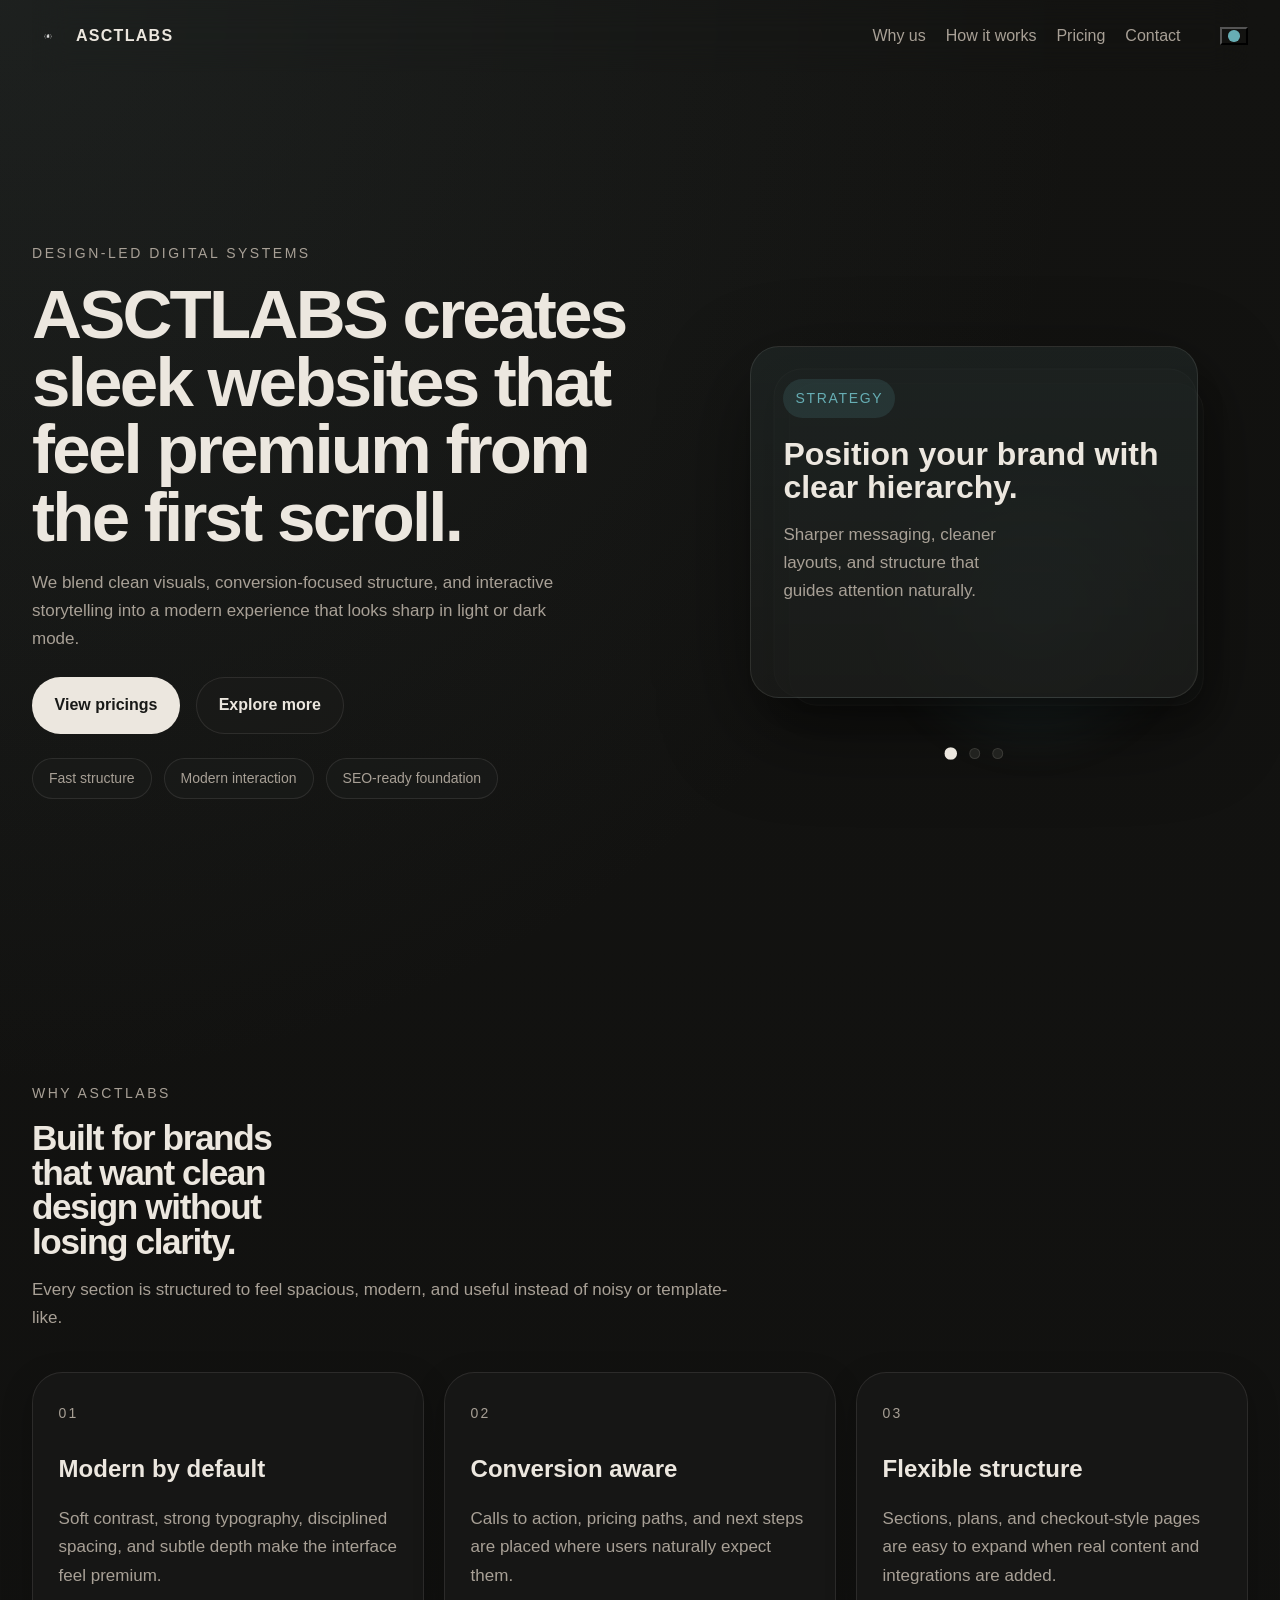
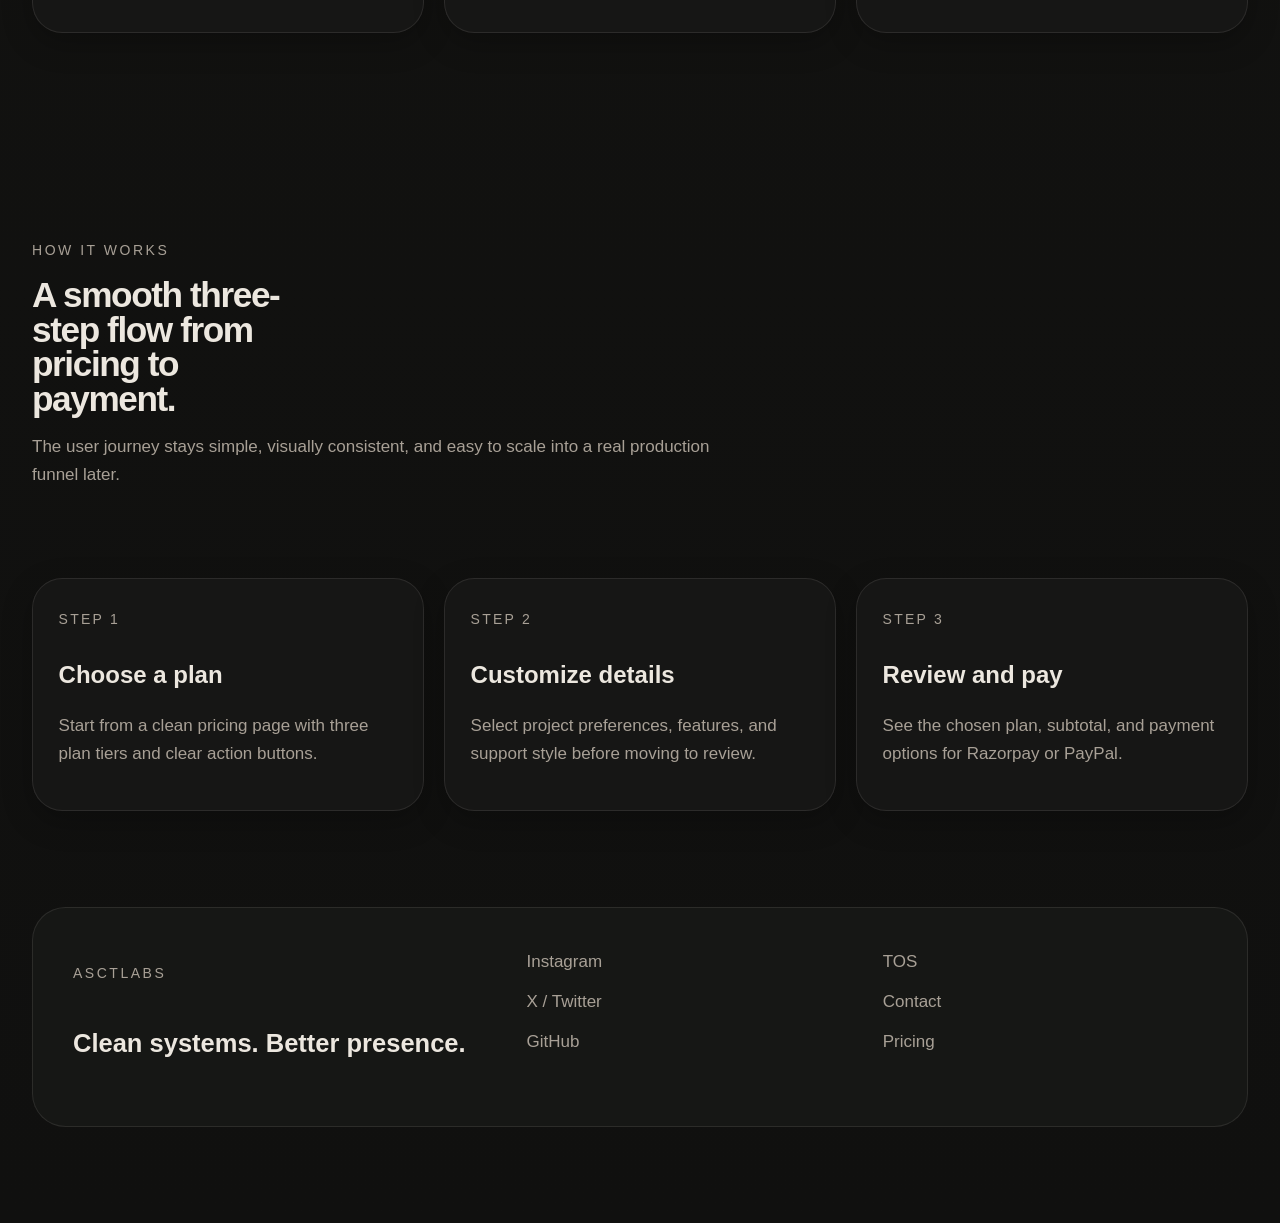
<file: public/index.html>
﻿<!DOCTYPE html>
<html lang="en">
<head>
  <meta charset="UTF-8" />
  <meta name="viewport" content="width=device-width, initial-scale=1.0" />
  <title>ASCTLABS</title>
  <meta name="description" content="ASCTLABS builds modern, conversion-focused digital experiences with sleek design, smooth interaction, and scalable custom workflows." />
  <meta name="theme-color" content="#f7f6f2" />
  <meta property="og:title" content="ASCTLABS” Modern Web Experiences" />
  <meta property="og:description" content="Sleek, SEO-friendly, clean visuals, and smooth product flows." />
  <meta property="og:type" content="website" />
  <link rel="preconnect" href="https://fonts.googleapis.com">
  <link rel="preconnect" href="https://fonts.gstatic.com" crossorigin>
  <link href="https://api.fontshare.com/v2/css?f[]=satoshi@300,400,500,700&f[]=cabinet-grotesk@400,500,700,800&display=swap" rel="stylesheet">
  <link rel="stylesheet" href="style.css" />
  <script src="https://cdn.jsdelivr.net/npm/gsap@3.12.5/dist/gsap.min.js" defer></script>
</head>
<body data-page="home">
  <a class="skip-link" href="#main">Skip to content</a>

  <div class="site-shell">
    

    <header class="topbar">
      <a href="index.html" class="brand" aria-label="ASCTLABS home">
        <img class="brand__logo brand__logo--dark" src="assets/asctoz-logo-dark.png" alt="" /><img class="brand__logo brand__logo--light" src="assets/asctoz-logo-light.png" alt="" />
        <span>ASCTLABS</span>
      </a>
      <button class="menu-toggle" type="button" aria-expanded="false" aria-controls="mainNav" data-menu-toggle><span></span><span></span><span></span></button>
      <nav class="main-nav" id="mainNav" aria-label="Primary navigation">
        <a href="#why-us">Why us</a>
        <a href="#how-it-works">How it works</a>
        <a href="pricing.html">Pricing</a>
        <a href="contact.html">Contact</a>
      </nav>
      <button class="theme-toggle" data-theme-toggle>
        <span class="theme-toggle__dot"></span>
    </button>
    </header>

    <main id="main">
      <section class="hero section" id="hero">
        <div class="container hero__grid">
          <div class="hero__content reveal">
            <p class="eyebrow">Design-led digital systems</p>
            <h1>ASCTLABS creates sleek websites that feel premium from the first scroll.</h1>
            <p class="hero__lead">We blend clean visuals, conversion-focused structure, and interactive storytelling into a modern experience that looks sharp in light or dark mode.</p>
            <div class="hero__actions">
              <a class="btn btn--primary" href="pricing.html">View pricings</a>
              <a class="btn btn--ghost" href="#why-us">Explore more</a>
            </div>
            <ul class="hero__meta" role="list">
              <li>Fast structure</li>
              <li>Modern interaction</li>
              <li>SEO-ready foundation</li>
            </ul>
          </div>

          <div class="hero__visual reveal">
            <div class="hero-glow"></div>
            <div class="cardswap-stage" aria-hidden="true">
              <div class="cardswap-backdrop cardswap-backdrop--one"></div>
              <div class="cardswap-backdrop cardswap-backdrop--two"></div>
              <div class="card-swap-viewer" id="cardSwapViewer">
                <article class="swap-panel is-active stack-card stack-card--primary">
                  <span class="stack-card__tag">Strategy</span>
                  <h3>Position your brand with clear hierarchy.</h3>
                  <p>Sharper messaging, cleaner layouts, and structure that guides attention naturally.</p>
                </article>
                <article class="swap-panel stack-card">
                  <span class="stack-card__tag">Experience</span>
                  <h3>Design interactions that feel smooth.</h3>
                  <p>Micro-animations, layered depth, and polished sections that hold visual rhythm.</p>
                </article>
                <article class="swap-panel stack-card">
                  <span class="stack-card__tag">Delivery</span>
                  <h3>Launch with scalable page flows.</h3>
                  <p>Pricing, customization, and checkout-ready steps designed to feel cohesive.</p>
                </article>
              </div>
              <div class="swap-dots" id="swapDots">
                <button class="swap-dots__dot is-active" type="button" aria-label="Show card 1"></button>
                <button class="swap-dots__dot" type="button" aria-label="Show card 2"></button>
                <button class="swap-dots__dot" type="button" aria-label="Show card 3"></button>
              </div>
            </div>
          </div>
        </div>
      </section>

      <section class="section" id="why-us">
        <div class="container">
          <div class="section-heading reveal">
            <p class="eyebrow">Why ASCTLABS</p>
            <h2>Built for brands that want clean design without losing clarity.</h2>
            <p>Every section is structured to feel spacious, modern, and useful instead of noisy or template-like.</p>
          </div>
          <div class="feature-grid">
            <article class="feature-card reveal">
              <span class="feature-card__index">01</span>
              <h3>Modern by default</h3>
              <p>Soft contrast, strong typography, disciplined spacing, and subtle depth make the interface feel premium.</p>
            </article>
            <article class="feature-card reveal">
              <span class="feature-card__index">02</span>
              <h3>Conversion aware</h3>
              <p>Calls to action, pricing paths, and next steps are placed where users naturally expect them.</p>
            </article>
            <article class="feature-card reveal">
              <span class="feature-card__index">03</span>
              <h3>Flexible structure</h3>
              <p>Sections, plans, and checkout-style pages are easy to expand when real content and integrations are added.</p>
            </article>
          </div>
        </div>
      </section>

      <section class="section" id="how-it-works">
        <div class="container process-grid">
          <div class="section-heading reveal">
            <p class="eyebrow">How it works</p>
            <h2>A smooth three-step flow from pricing to payment.</h2>
            <p>The user journey stays simple, visually consistent, and easy to scale into a real production funnel later.</p>
          </div>
          <div class="process-list">
            <article class="process-card reveal">
              <span>Step 1</span>
              <h3>Choose a plan</h3>
              <p>Start from a clean pricing page with three plan tiers and clear action buttons.</p>
            </article>
            <article class="process-card reveal">
              <span>Step 2</span>
              <h3>Customize details</h3>
              <p>Select project preferences, features, and support style before moving to review.</p>
            </article>
            <article class="process-card reveal">
              <span>Step 3</span>
              <h3>Review and pay</h3>
              <p>See the chosen plan, subtotal, and payment options for Razorpay or PayPal.</p>
            </article>
          </div>
        </div>
      </section>
    </main>

    <footer class="footer section" id="footer">
      <div class="container footer__grid">
        <div>
          <p class="eyebrow">ASCTLABS</p>
          <h2>Clean systems. Better presence.</h2>
        </div>
        <div class="footer__links">
          <a href="https://instagram.com/asctlabs" target="_blank" rel="noopener noreferrer">Instagram</a>
          <a href="https://x.com" target="_blank" rel="noopener noreferrer">X / Twitter</a>
          <a href="https://github.com/asctlabs" target="_blank" rel="noopener noreferrer">GitHub</a>
        </div>
        <div class="footer__links">
          <a href="tos.html">TOS</a>
          <a href="mailto:asctlabs@gmail.com">Contact</a>
          <a href="pricing.html">Pricing</a>
        </div>
      </div>
    </footer>
  </div>

  <script>
    (() => {
      const root = document.documentElement;
      const toggle = document.querySelector('[data-theme-toggle]');
          const stored = (() => {
        try {
          return localStorage.getItem('asctlabs-theme');
        } catch (e) {
          return null;
        }
      })();
      let theme = stored === 'light' ? 'light' : 'dark';
      root.setAttribute('data-theme', theme);

      const persistTheme = () => {
        try {
          localStorage.setItem('asctlabs-theme', theme);
        } catch (e) {}
      };


      const syncIcon = () => {
        root.setAttribute('data-theme', theme);
        toggle?.setAttribute('aria-label', theme === 'dark' ? 'Switch to light mode' : 'Switch to dark mode');
        persistTheme();
      };

      syncIcon();
      toggle?.addEventListener('click', () => {
        theme = theme === 'dark' ? 'light' : 'dark';
        syncIcon();
      });
    })();

    (() => {
      const revealEls = document.querySelectorAll('.reveal');
      const observer = new IntersectionObserver(entries => {
        entries.forEach(entry => {
          if (entry.isIntersecting) entry.target.classList.add('is-visible');
        });
      }, { threshold: 0.16 });
      revealEls.forEach(el => observer.observe(el));
    })();

    (() => {
      const viewer = document.getElementById('cardSwapViewer');
      const dotsWrap = document.getElementById('swapDots');
      if (!viewer || !window.gsap) return;
      const panels = Array.from(viewer.querySelectorAll('.swap-panel'));
      const dots = Array.from(dotsWrap.querySelectorAll('.swap-dots__dot'));
      let active = 0;
      let intervalId;
      let animating = false;

      panels.forEach((panel, index) => {
        gsap.set(panel, {
          autoAlpha: index === 0 ? 1 : 0,
          xPercent: index === 0 ? 0 : 8,
          yPercent: index === 0 ? 0 : 4,
          rotateX: index === 0 ? 0 : 8,
          scale: index === 0 ? 1 : 0.96,
          zIndex: index === 0 ? 3 : 1
        });
      });

      const setDotState = next => {
        dots.forEach((dot, index) => dot.classList.toggle('is-active', index === next));
      };

      const showPanel = next => {
        if (animating || next === active) return;
        animating = true;
        const currentPanel = panels[active];
        const nextPanel = panels[next];
        setDotState(next);
        const tl = gsap.timeline({ onComplete: () => { active = next; animating = false; } });
        tl.set(nextPanel, { zIndex: 4, autoAlpha: 1 });
        tl.to(currentPanel, {
          autoAlpha: 0,
          xPercent: -10,
          yPercent: 6,
          rotateX: -10,
          scale: 0.94,
          duration: 0.55,
          ease: 'power2.inOut'
        }, 0);
        tl.fromTo(nextPanel,
          { autoAlpha: 0, xPercent: 10, yPercent: 4, rotateX: 10, scale: 0.96 },
          { autoAlpha: 1, xPercent: 0, yPercent: 0, rotateX: 0, scale: 1, duration: 0.75, ease: 'power3.out' },
          0.08
        ); 
        tl.set(currentPanel, { zIndex: 1 });
        tl.set(nextPanel, { zIndex: 3 });
      };

      const queueNext = () => showPanel((active + 1) % panels.length);
      const startAuto = () => intervalId = window.setInterval(queueNext, 3600);
      const stopAuto = () => window.clearInterval(intervalId);

      dots.forEach((dot, index) => {
        dot.addEventListener('click', () => {
          stopAuto();
          showPanel(index);
          startAuto();
        });
      });

      viewer.addEventListener('mouseenter', stopAuto);
      viewer.addEventListener('mouseleave', startAuto);
      startAuto();
    })();
  </script>
  <script src="app.js" defer></script>
</body>
</html>
</file>
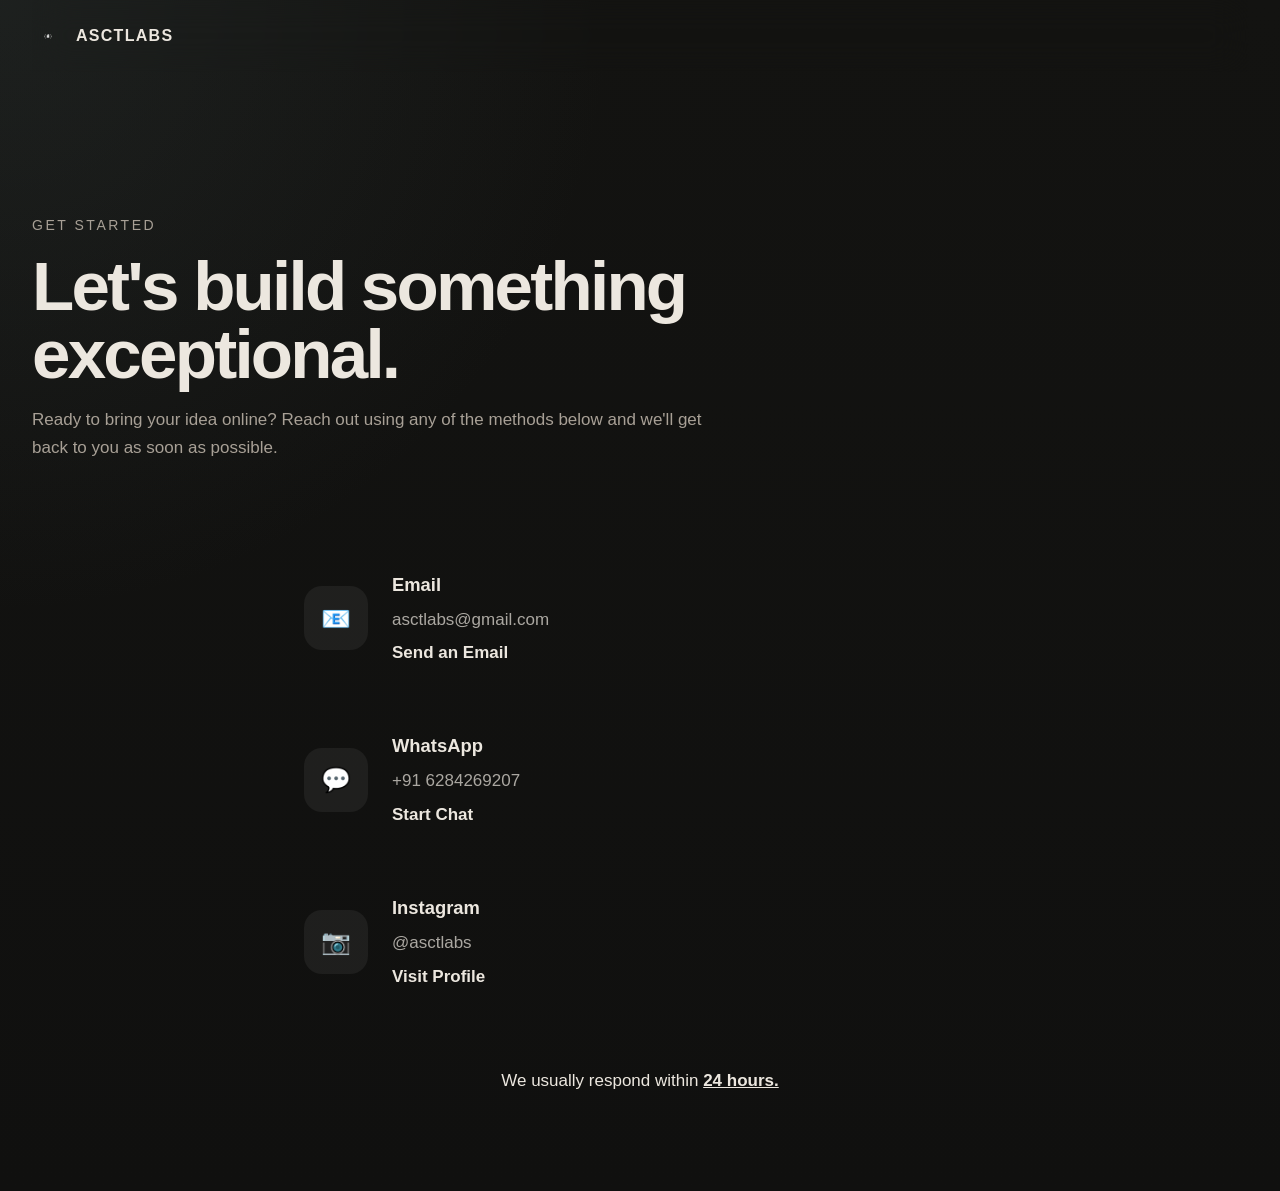
<file: contact.html>
<!DOCTYPE html>
<html lang="en">
<head>
  <meta charset="UTF-8" />
  <meta name="viewport" content="width=device-width, initial-scale=1.0" />
  <title>Get Started • ASCTLABS</title>

  <link rel="preconnect" href="https://fonts.googleapis.com">
  <link rel="preconnect" href="https://fonts.gstatic.com" crossorigin>
  <link href="https://api.fontshare.com/v2/css?f[]=satoshi@300,400,500,700&f[]=cabinet-grotesk@400,500,700,800&display=swap" rel="stylesheet">

  <link rel="stylesheet" href="style.css">
</head>

<body data-page="contact">

<div class="site-shell compact-shell">

<header class="topbar topbar--static">
  <a href="index.html" class="brand">
    <img class="brand__logo brand__logo--dark" src="assets/asctoz-logo-dark.png" alt="">
    <img class="brand__logo brand__logo--light" src="assets/asctoz-logo-light.png" alt="">
    <span>ASCTLABS</span>
  </a>
</header>

<main class="section page-intro">

<div class="container">

<div class="section-heading reveal is-visible">
    <p class="eyebrow">Get Started</p>

    <h1>Let's build something exceptional.</h1>

    <p class="section-description">
        Ready to bring your idea online? Reach out using any of the methods
        below and we'll get back to you as soon as possible.
    </p>
</div>

<div class="contact-card reveal is-visible">

    <div class="contact-item">
        <div class="contact-icon">📧</div>

        <div>
            <h3>Email</h3>
            <p>asctlabs@gmail.com</p>
            <a href="mailto:asctlabs@gmail.com">Send an Email</a>
        </div>
    </div>

    <div class="contact-item">
        <div class="contact-icon">💬</div>

        <div>
            <h3>WhatsApp</h3>
            <p>+91 6284269207</p>
            <a href="https://wa.me/916284269207" target="_blank">Start Chat</a>
        </div>
    </div>

    <div class="contact-item">
        <div class="contact-icon">📷</div>

        <div>
            <h3>Instagram</h3>
            <p>@asctlabs</p>
            <a href="https://instagram.com/asctlabs" target="_blank">Visit Profile</a>
        </div>
    </div>

</div>

<div class="contact-footer reveal is-visible">
    We usually respond within <strong><u>24 hours.</u></strong>
</div>

</div>

</main>

</div>

<script src="theme.js"></script>
<style>
    .contact-card{
    max-width:760px;
    margin:4rem auto 0;

    background:var(--surface);
    border:1px solid var(--border-color);

    border-radius:28px;

    padding:1.25rem;

    display:flex;
    flex-direction:column;
    gap:1rem;
}

.contact-item{

    display:flex;
    align-items:center;

    gap:1.5rem;

    padding:1.5rem;

    border-radius:18px;

    transition:.25s;
}

.contact-item:hover{

    background:rgba(255,255,255,.04);

    transform:translateY(-2px);
}

.contact-icon{

    width:64px;
    height:64px;

    border-radius:18px;

    display:grid;
    place-items:center;

    font-size:1.5rem;

    background:rgba(255,255,255,.06);

    flex-shrink:0;
}

.contact-item h3{

    margin:0;

    font-size:1.15rem;
}

.contact-item p{

    margin:.35rem 0;

    opacity:.7;
}

.contact-item a{

    text-decoration:none;

    font-weight:600;

    color:var(--accent);
}

.contact-footer{

    text-align:center;

    margin-top:2rem;

    opacity:.7;
}

@media (max-width:700px){

.contact-item{

    flex-direction:column;

    text-align:center;
}

}
</style>
</body>
</html>
</file>
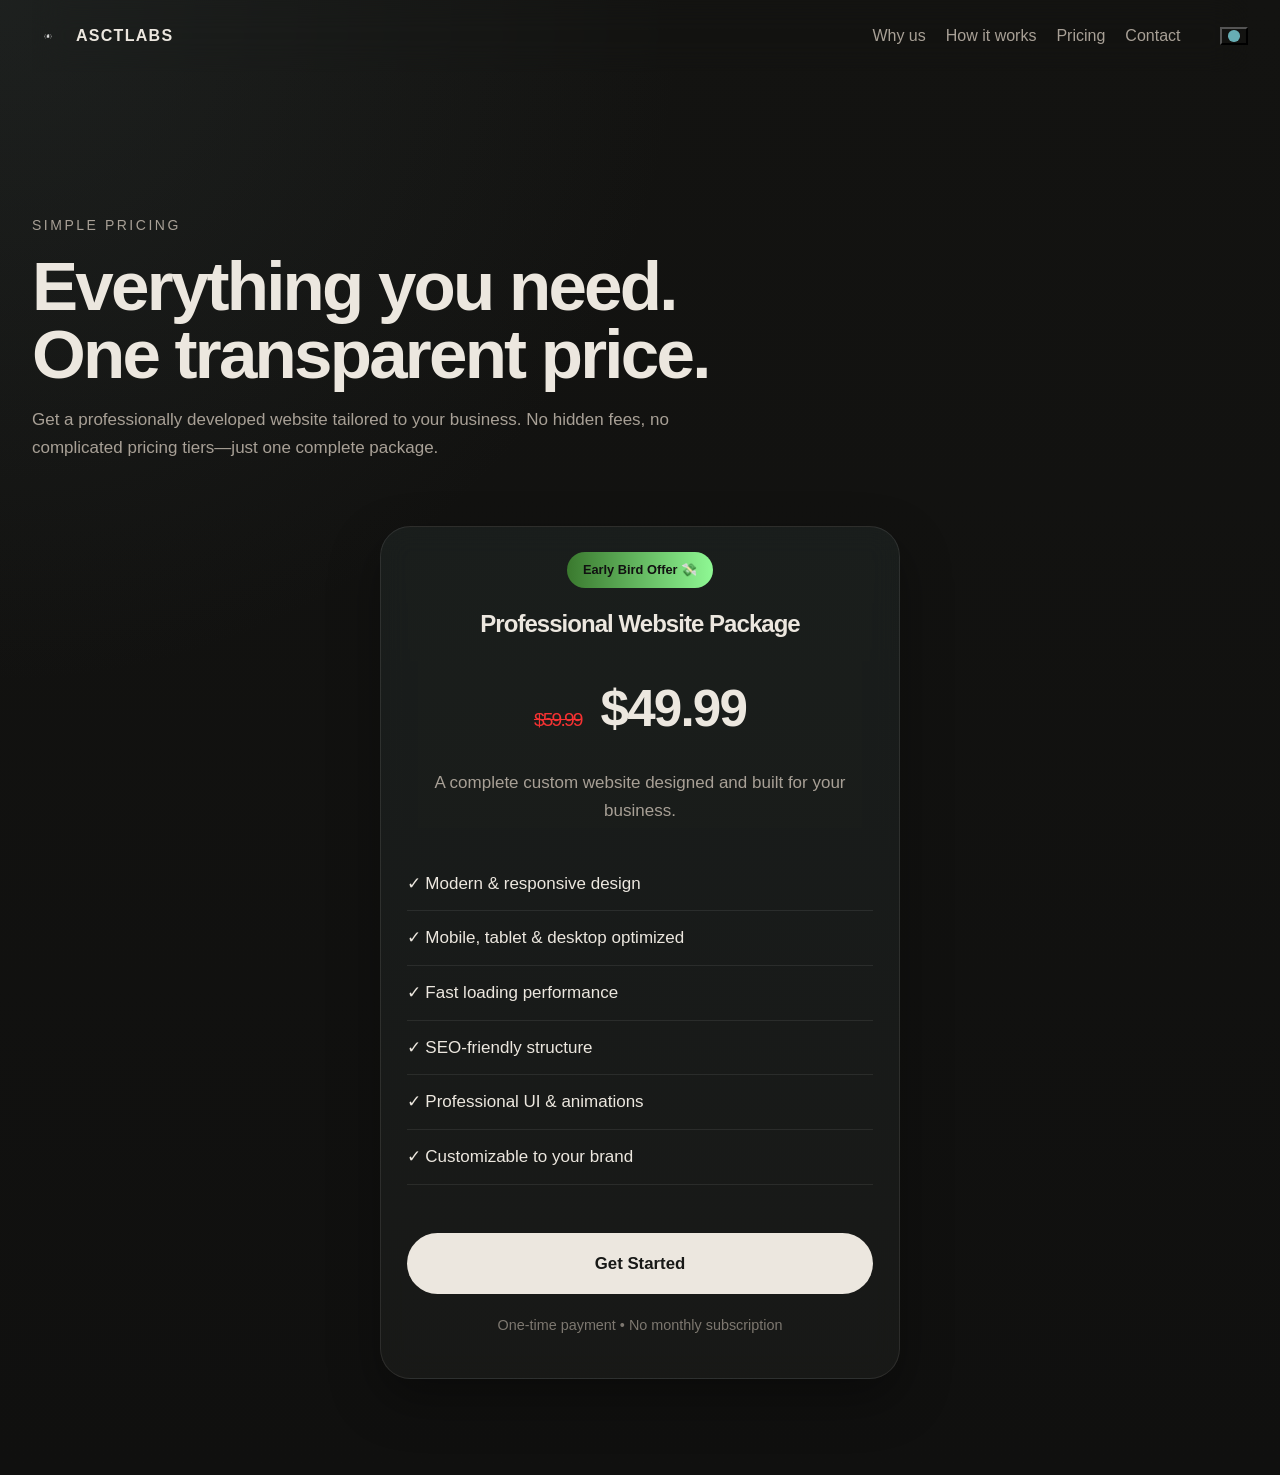
<file: pricing.html>
﻿<!DOCTYPE html>
<html lang="en">

<head>
  <meta charset="UTF-8" />
  <meta name="viewport" content="width=device-width, initial-scale=1.0" />
  <title>ASCTLABS Pricing</title>
  <meta name="description" content="Choose between ASCTLABS pricing tiers and move into your custom project setup." />
  <link rel="preconnect" href="https://fonts.googleapis.com">
  <link rel="preconnect" href="https://fonts.gstatic.com" crossorigin>
  <link
    href="https://api.fontshare.com/v2/css?f[]=satoshi@300,400,500,700&f[]=cabinet-grotesk@400,500,700,800&display=swap"
    rel="stylesheet">
  <link rel="stylesheet" href="style.css" />
</head>

<body data-page="pricing">
  <a class="skip-link" href="#main">Skip to content</a>
  <div class="site-shell compact-shell">
    
    <header class="topbar topbar--static">
      <a href="index.html" class="brand"><img class="brand__logo brand__logo--dark" src="assets/asctoz-logo-dark.png"
          alt="" /><img class="brand__logo brand__logo--light" src="assets/asctoz-logo-light.png"
          alt="" /><span>ASCTLABS</span></a>
      <button class="menu-toggle" type="button" aria-expanded="false" aria-controls="mainNav" data-menu-toggle>
        <span></span>
        <span></span>
        <span></span>
      </button>

      <nav class="main-nav" id="mainNav" aria-label="Primary navigation">
        <a href="#why-us">Why us</a>
        <a href="#how-it-works">How it works</a>
        <a href="pricing.html">Pricing</a>
        <a href="contact.html">Contact</a>
      </nav>
      <button class="theme-toggle" type="button" data-theme-toggle aria-label="Switch theme"><span
        class="theme-toggle__dot"></span></button>
        
    </header>
    <main id="main" class="section page-intro">
      <div class="container">
        <div class="section-heading reveal is-visible">
  <p class="eyebrow">Simple Pricing</p>
  <h1>Everything you need. One transparent price.</h1>
  <p class="section-description">
    Get a professionally developed website tailored to your business.
    No hidden fees, no complicated pricing tiers—just one complete package.
  </p>
</div>

<section class="pricing-grid pricing-grid--single">
  <article class="pricing-card pricing-card--featured reveal is-visible">

    <span class="pricing-card__badge">Early Bird Offer 💸</span>

    <h2>Professional Website Package</h2>

    <div class="price">
      <span class="old-price"><s>$59.99</s></span>
      <span class="current-price">$49.99</span>
    </div>

    <p class="pricing-subtitle">
      A complete custom website designed and built for your business.
    </p>

    <ul class="pricing-features">
      <li>✓ Modern & responsive design</li>
      <li>✓ Mobile, tablet & desktop optimized</li>
      <li>✓ Fast loading performance</li>
      <li>✓ SEO-friendly structure</li>
      <li>✓ Professional UI & animations</li>
      <li>✓ Customizable to your brand</li>
    </ul>

    <a class="btn btn--primary btn--large" href="contact.html">
      Get Started
    </a>

    <p class="pricing-note">
      One-time payment • No monthly subscription
    </p>

  </article>
</section>
      </div>
    </main>
  </div>
  <script src="theme.js"></script>
  <!-- <script>
  (() => {
    const btn = document.querySelector('[data-menu-toggle]');
    const nav = document.getElementById('mainNav');
    if (!btn || !nav) return;

    const closeMenu = () => {
      nav.classList.remove('is-open');
      btn.setAttribute('aria-expanded', 'false');
    };

    btn.addEventListener('click', () => {
      const open = nav.classList.toggle('is-open');
      btn.setAttribute('aria-expanded', String(open));
    });

    nav.querySelectorAll('a').forEach(a => {
      a.addEventListener('click', closeMenu);
    });

    document.addEventListener('click', e => {
      if (!nav.contains(e.target) && !btn.contains(e.target)) closeMenu();
    });

    window.addEventListener('resize', () => {
      if (window.innerWidth > 768) closeMenu();
    });
  })();
</script> -->
<style>
  .pricing-grid--single{
    display:flex;
    justify-content:center;
    margin-top:4rem;
}

.pricing-card--featured{
    max-width:520px;
    width:100%;
    text-align:center;
}
.price{
    margin:2rem 0;
}

.old-price{
    color:#f53232;
    font-size:1.2rem;
    margin-right:.5rem;
}

.current-price{
    font-size:3.2rem;
    font-weight:800;
    color:var(--accent);
}
.pricing-features{
    list-style:none;
    padding:0;
    margin:2rem 0;
    text-align:left;
}

.pricing-features li{
    padding:.8rem 0;
    border-bottom:1px solid rgba(255,255,255,.08);
}
.pricing-card__badge{
    display:inline-block;
    background:linear-gradient(90deg,#3a792e,#8ff894);
    color:#111;
    padding:.45rem 1rem;
    border-radius:999px;
    font-size:.8rem;
    font-weight:700;
    margin-bottom:1.5rem;
}
.btn--large{
    width:100%;
    padding:1rem;
    font-size:1.05rem;
    margin-top:1rem;
}
.pricing-note{
    margin-top:1.25rem;
    font-size:.9rem;
    opacity:.7;
}
</style>
</body>

</html>
</file>
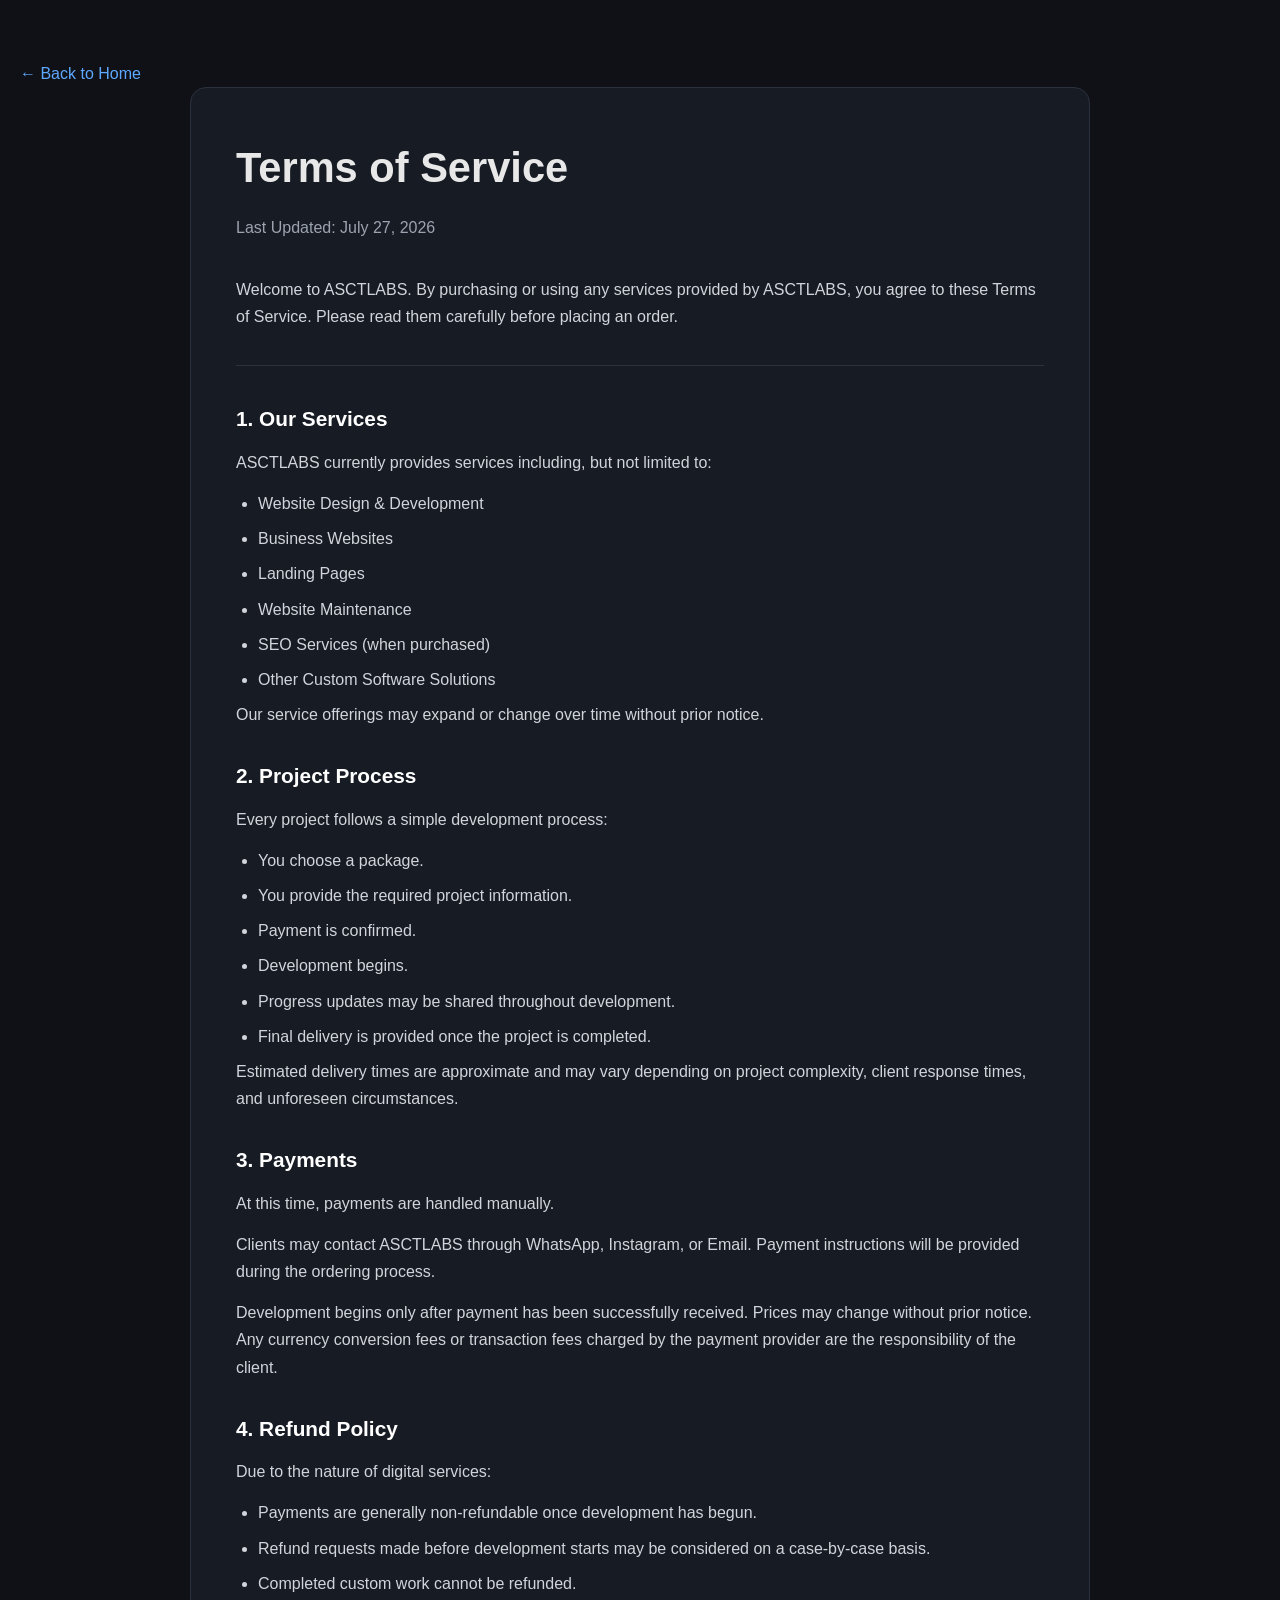
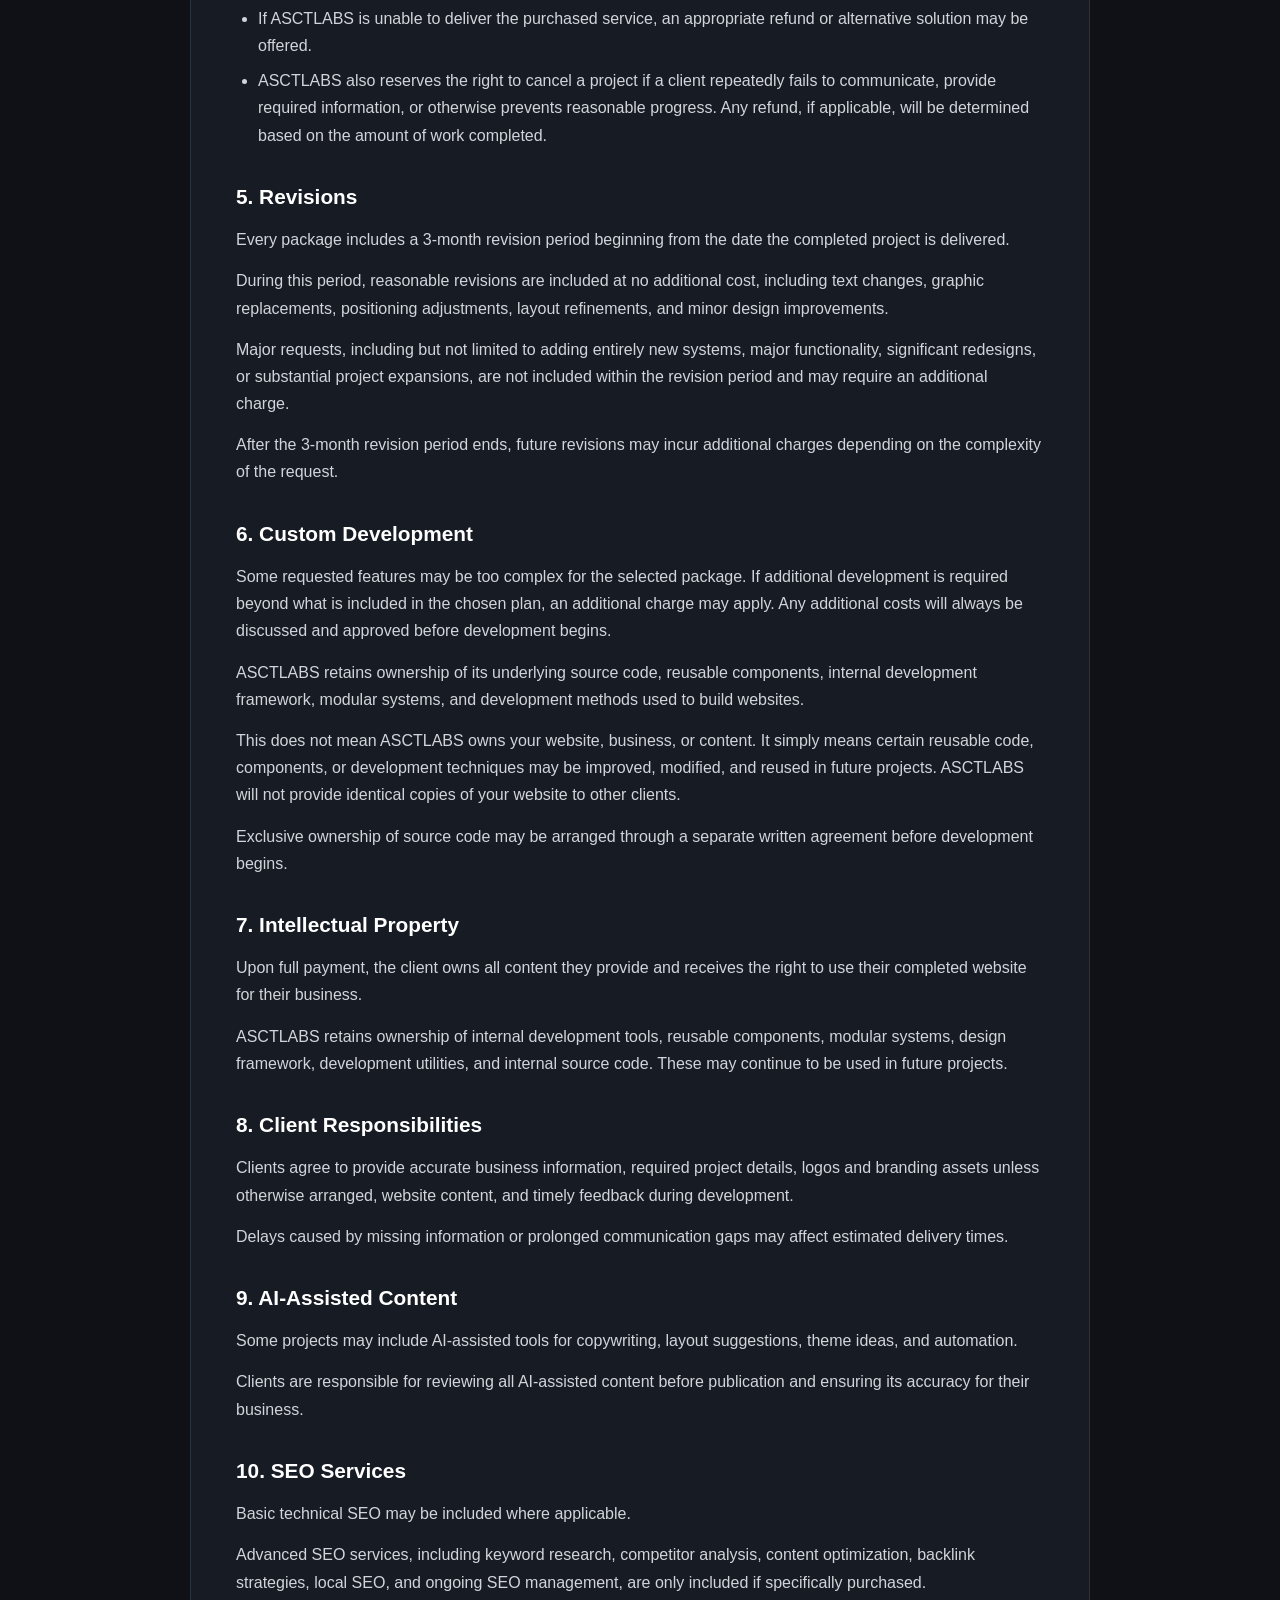
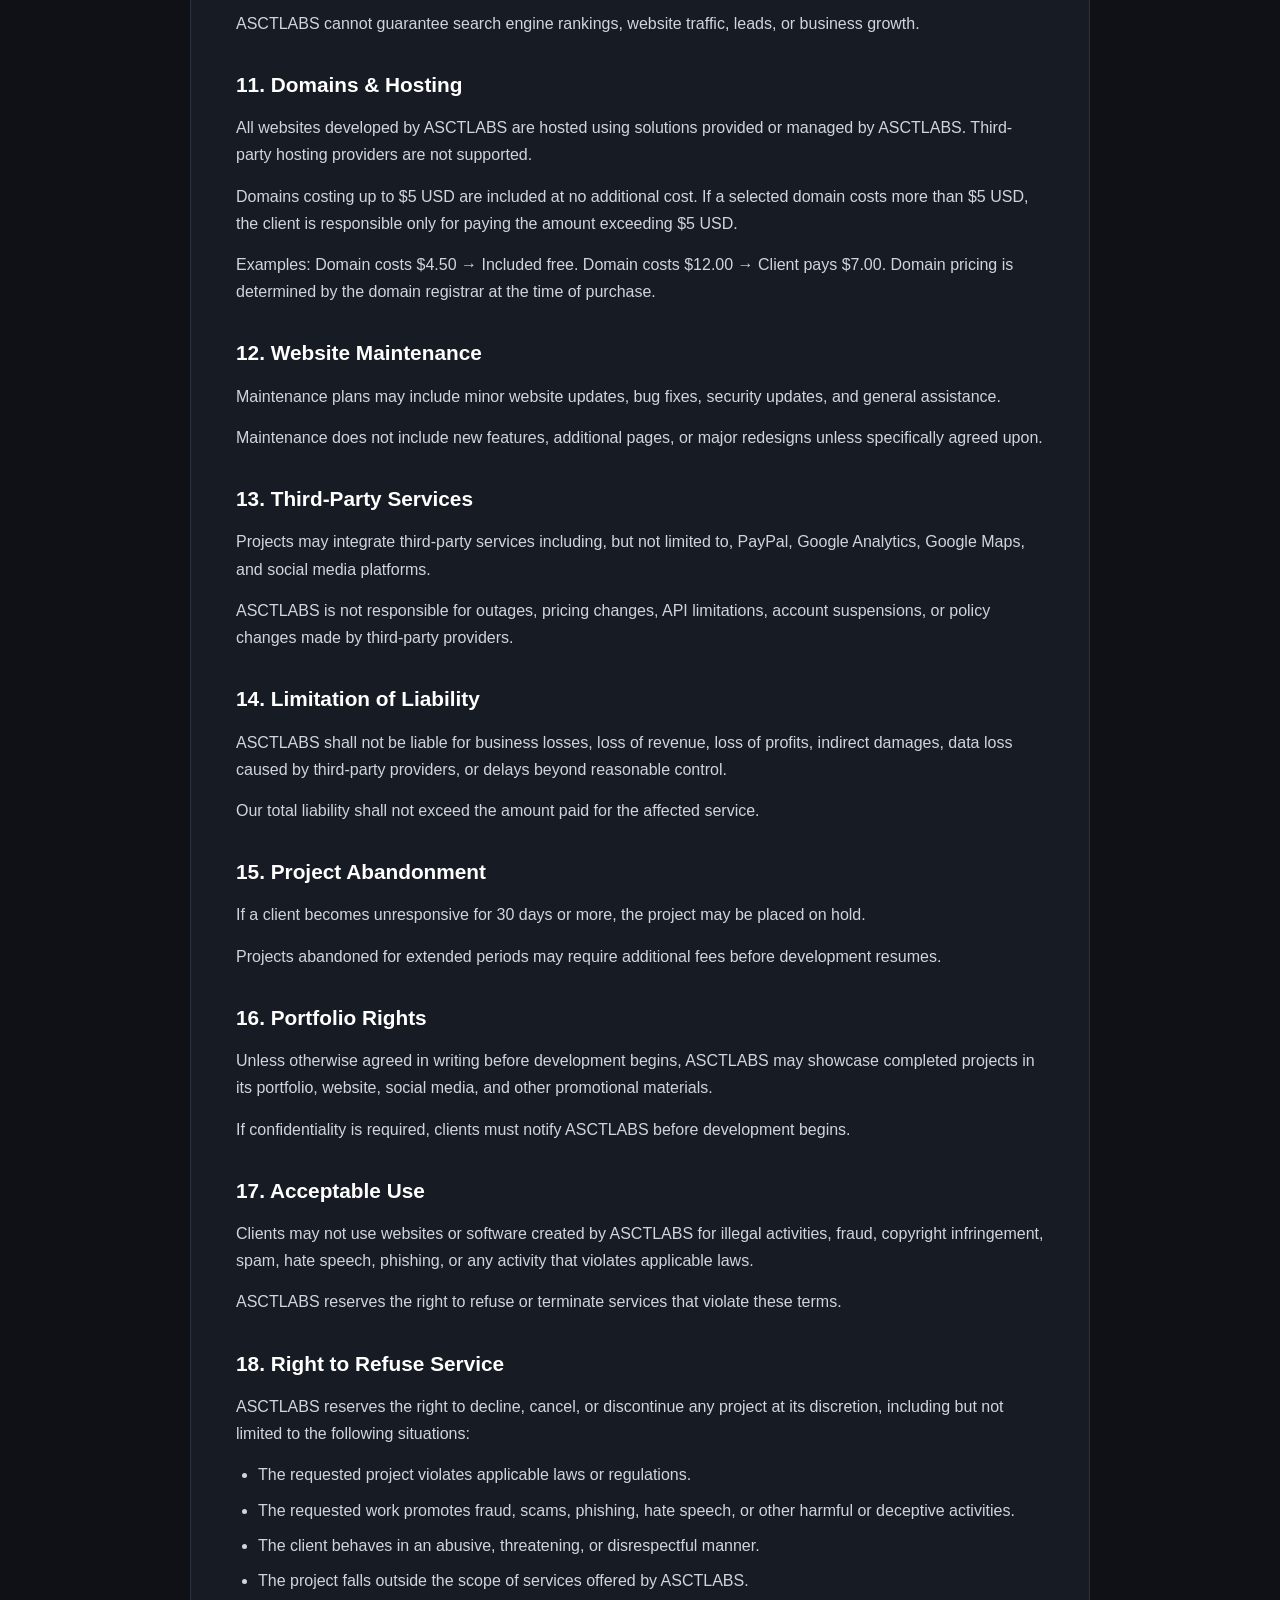
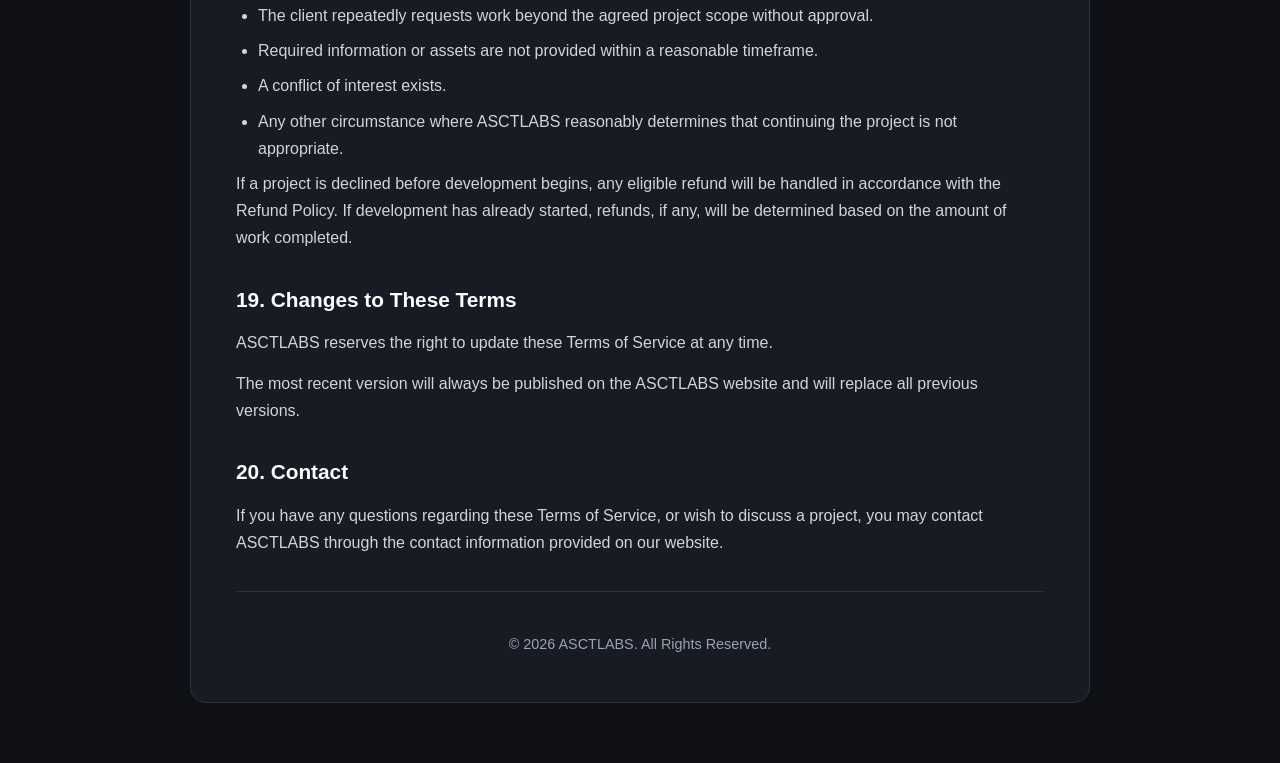
<file: tos.html>
<!DOCTYPE html>
<html lang="en">
<head>
    <meta charset="UTF-8">
    <meta name="viewport" content="width=device-width, initial-scale=1.0">
    <title>Terms of Service</title>

    <style>
        *{
            margin:0;
            padding:0;
            box-sizing:border-box;
            font-family:Inter,Segoe UI,Arial,sans-serif;
        }

        body{
            background:#0f1117;
            color:#e8e8e8;
            line-height:1.7;
            padding:60px 20px;
        }

        .container{
            max-width:900px;
            margin:auto;
            background:#171b24;
            border:1px solid #2b313d;
            border-radius:16px;
            padding:45px;
        }

        h1{
            font-size:2.6rem;
            margin-bottom:10px;
        }

        .updated{
            color:#9ca3af;
            margin-bottom:35px;
        }

        h2{
            margin:30px 0 12px;
            color:#ffffff;
            font-size:1.3rem;
        }

        p{
            color:#d1d5db;
            margin-bottom:14px;
        }

        ul{
            margin-left:22px;
            color:#d1d5db;
        }

        li{
            margin:8px 0;
        }

        a{
            color:#5ea8ff;
            text-decoration:none;
        }

        a:hover{
            text-decoration:underline;
        }

        hr{
            border:none;
            height:1px;
            background:#2b313d;
            margin:35px 0;
        }

        footer{
            margin-top:40px;
            color:#9ca3af;
            font-size:.9rem;
            text-align:center;
        }
    </style>
</head>
<body>
    <a href="index.html" class="back-btn">← Back to Home</a>

    <div class="container">
        <h1>Terms of Service</h1>
        <p class="updated">Last Updated: July 27, 2026</p>

        <p>Welcome to ASCTLABS. By purchasing or using any services provided by ASCTLABS, you agree to these Terms of Service. Please read them carefully before placing an order.</p>

        <hr>

        <h2>1. Our Services</h2>
        <p>ASCTLABS currently provides services including, but not limited to:</p>
        <ul>
            <li>Website Design & Development</li>
            <li>Business Websites</li>
            <li>Landing Pages</li>
            <li>Website Maintenance</li>
            <li>SEO Services (when purchased)</li>
            <li>Other Custom Software Solutions</li>
        </ul>
        <p>Our service offerings may expand or change over time without prior notice.</p>

        <h2>2. Project Process</h2>
        <p>Every project follows a simple development process:</p>
        <ul>
            <li>You choose a package.</li>
            <li>You provide the required project information.</li>
            <li>Payment is confirmed.</li>
            <li>Development begins.</li>
            <li>Progress updates may be shared throughout development.</li>
            <li>Final delivery is provided once the project is completed.</li>
        </ul>
        <p>Estimated delivery times are approximate and may vary depending on project complexity, client response times, and unforeseen circumstances.</p>

        <h2>3. Payments</h2>
        <p>At this time, payments are handled manually.</p>
        <p>Clients may contact ASCTLABS through WhatsApp, Instagram, or Email. Payment instructions will be provided during the ordering process.</p>
        <p>Development begins only after payment has been successfully received. Prices may change without prior notice. Any currency conversion fees or transaction fees charged by the payment provider are the responsibility of the client.</p>

        <h2>4. Refund Policy</h2>
        <p>Due to the nature of digital services:</p>
        <ul>
            <li>Payments are generally non-refundable once development has begun.</li>
            <li>Refund requests made before development starts may be considered on a case-by-case basis.</li>
            <li>Completed custom work cannot be refunded.</li>
            <li>If ASCTLABS is unable to deliver the purchased service, an appropriate refund or alternative solution may be offered.</li>
            <li>ASCTLABS also reserves the right to cancel a project if a client repeatedly fails to communicate, provide required information, or otherwise prevents reasonable progress. Any refund, if applicable, will be determined based on the amount of work completed.</li>
        </ul>

        <h2>5. Revisions</h2>
        <p>Every package includes a 3-month revision period beginning from the date the completed project is delivered.</p>
        <p>During this period, reasonable revisions are included at no additional cost, including text changes, graphic replacements, positioning adjustments, layout refinements, and minor design improvements.</p>
        <p>Major requests, including but not limited to adding entirely new systems, major functionality, significant redesigns, or substantial project expansions, are not included within the revision period and may require an additional charge.</p>
        <p>After the 3-month revision period ends, future revisions may incur additional charges depending on the complexity of the request.</p>

        <h2>6. Custom Development</h2>
        <p>Some requested features may be too complex for the selected package. If additional development is required beyond what is included in the chosen plan, an additional charge may apply. Any additional costs will always be discussed and approved before development begins.</p>
        <p>ASCTLABS retains ownership of its underlying source code, reusable components, internal development framework, modular systems, and development methods used to build websites.</p>
        <p>This does not mean ASCTLABS owns your website, business, or content. It simply means certain reusable code, components, or development techniques may be improved, modified, and reused in future projects. ASCTLABS will not provide identical copies of your website to other clients.</p>
        <p>Exclusive ownership of source code may be arranged through a separate written agreement before development begins.</p>

        <h2>7. Intellectual Property</h2>
        <p>Upon full payment, the client owns all content they provide and receives the right to use their completed website for their business.</p>
        <p>ASCTLABS retains ownership of internal development tools, reusable components, modular systems, design framework, development utilities, and internal source code. These may continue to be used in future projects.</p>

        <h2>8. Client Responsibilities</h2>
        <p>Clients agree to provide accurate business information, required project details, logos and branding assets unless otherwise arranged, website content, and timely feedback during development.</p>
        <p>Delays caused by missing information or prolonged communication gaps may affect estimated delivery times.</p>

        <h2>9. AI-Assisted Content</h2>
        <p>Some projects may include AI-assisted tools for copywriting, layout suggestions, theme ideas, and automation.</p>
        <p>Clients are responsible for reviewing all AI-assisted content before publication and ensuring its accuracy for their business.</p>

        <h2>10. SEO Services</h2>
        <p>Basic technical SEO may be included where applicable.</p>
        <p>Advanced SEO services, including keyword research, competitor analysis, content optimization, backlink strategies, local SEO, and ongoing SEO management, are only included if specifically purchased.</p>
        <p>ASCTLABS cannot guarantee search engine rankings, website traffic, leads, or business growth.</p>

        <h2>11. Domains &amp; Hosting</h2>
        <p>All websites developed by ASCTLABS are hosted using solutions provided or managed by ASCTLABS. Third-party hosting providers are not supported.</p>
        <p>Domains costing up to $5 USD are included at no additional cost. If a selected domain costs more than $5 USD, the client is responsible only for paying the amount exceeding $5 USD.</p>
        <p>Examples: Domain costs $4.50 → Included free. Domain costs $12.00 → Client pays $7.00. Domain pricing is determined by the domain registrar at the time of purchase.</p>

        <h2>12. Website Maintenance</h2>
        <p>Maintenance plans may include minor website updates, bug fixes, security updates, and general assistance.</p>
        <p>Maintenance does not include new features, additional pages, or major redesigns unless specifically agreed upon.</p>

        <h2>13. Third-Party Services</h2>
        <p>Projects may integrate third-party services including, but not limited to, PayPal, Google Analytics, Google Maps, and social media platforms.</p>
        <p>ASCTLABS is not responsible for outages, pricing changes, API limitations, account suspensions, or policy changes made by third-party providers.</p>

        <h2>14. Limitation of Liability</h2>
        <p>ASCTLABS shall not be liable for business losses, loss of revenue, loss of profits, indirect damages, data loss caused by third-party providers, or delays beyond reasonable control.</p>
        <p>Our total liability shall not exceed the amount paid for the affected service.</p>

        <h2>15. Project Abandonment</h2>
        <p>If a client becomes unresponsive for 30 days or more, the project may be placed on hold.</p>
        <p>Projects abandoned for extended periods may require additional fees before development resumes.</p>

        <h2>16. Portfolio Rights</h2>
        <p>Unless otherwise agreed in writing before development begins, ASCTLABS may showcase completed projects in its portfolio, website, social media, and other promotional materials.</p>
        <p>If confidentiality is required, clients must notify ASCTLABS before development begins.</p>

        <h2>17. Acceptable Use</h2>
        <p>Clients may not use websites or software created by ASCTLABS for illegal activities, fraud, copyright infringement, spam, hate speech, phishing, or any activity that violates applicable laws.</p>
        <p>ASCTLABS reserves the right to refuse or terminate services that violate these terms.</p>

        <h2>18. Right to Refuse Service</h2>
        <p>ASCTLABS reserves the right to decline, cancel, or discontinue any project at its discretion, including but not limited to the following situations:</p>
        <ul>
            <li>The requested project violates applicable laws or regulations.</li>
            <li>The requested work promotes fraud, scams, phishing, hate speech, or other harmful or deceptive activities.</li>
            <li>The client behaves in an abusive, threatening, or disrespectful manner.</li>
            <li>The project falls outside the scope of services offered by ASCTLABS.</li>
            <li>The client repeatedly requests work beyond the agreed project scope without approval.</li>
            <li>Required information or assets are not provided within a reasonable timeframe.</li>
            <li>A conflict of interest exists.</li>
            <li>Any other circumstance where ASCTLABS reasonably determines that continuing the project is not appropriate.</li>
        </ul>
        <p>If a project is declined before development begins, any eligible refund will be handled in accordance with the Refund Policy. If development has already started, refunds, if any, will be determined based on the amount of work completed.</p>

        <h2>19. Changes to These Terms</h2>
        <p>ASCTLABS reserves the right to update these Terms of Service at any time.</p>
        <p>The most recent version will always be published on the ASCTLABS website and will replace all previous versions.</p>

        <h2>20. Contact</h2>
        <p>If you have any questions regarding these Terms of Service, or wish to discuss a project, you may contact ASCTLABS through the contact information provided on our website.</p>

        <hr>

        <footer>© 2026 ASCTLABS. All Rights Reserved.</footer>
    </div>
</body>
</html>
</file>
<file: public/style.css>
﻿:root,
[data-theme="light"] {
  --font-display: 'Cabinet Grotesk', 'Inter', sans-serif;
  --font-body: 'Satoshi', 'Inter', sans-serif;
  --text-xs: clamp(0.75rem, 0.7rem + 0.25vw, 0.875rem);
  --text-sm: clamp(0.875rem, 0.8rem + 0.35vw, 1rem);
  --text-base: clamp(1rem, 0.95rem + 0.25vw, 1.0625rem);
  --text-lg: clamp(1.125rem, 1rem + 0.75vw, 1.5rem);
  --text-xl: clamp(1.5rem, 1.2rem + 1.25vw, 2.3rem);
  --text-2xl: clamp(2.4rem, 1.6rem + 3.4vw, 5rem);
  --space-1: 0.25rem;
  --space-2: 0.5rem;
  --space-3: 0.75rem;
  --space-4: 1rem;
  --space-5: 1.25rem;
  --space-6: 1.5rem;
  --space-8: 2rem;
  --space-10: 2.5rem;
  --space-12: 3rem;
  --space-16: 4rem;
  --space-20: 5rem;
  --space-24: 6rem;
  --radius-sm: 0.5rem;
  --radius-md: 0.9rem;
  --radius-lg: 1.4rem;
  --radius-xl: 1.9rem;
  --radius-full: 999px;
  --color-bg: #f5f3ef;
  --color-surface: rgba(255, 255, 255, 0.76);
  --color-surface-2: #fcfbf8;
  --color-surface-offset: #ebe7e0;
  --color-border: rgba(40, 37, 29, 0.1);
  --color-text: #191714;
  --color-text-muted: #6f6a61;
  --color-text-faint: #aaa39a;
  --color-primary: #0a6b72;
  --color-primary-hover: #0a5459;
  --color-primary-soft: rgba(10, 107, 114, 0.12);
  --color-glow: rgba(150, 196, 199, 0.42);
  --shadow-sm: 0 10px 30px rgba(34, 29, 23, 0.06);
  --shadow-md: 0 20px 50px rgba(34, 29, 23, 0.1);
  --shadow-lg: 0 30px 90px rgba(34, 29, 23, 0.14);
  --content: 1600px;
  -webkit-user-drag: none; 
}

[data-theme="dark"] {
  --color-bg: #131311;
  --color-surface: rgba(27, 28, 26, 0.78);
  --color-surface-2: #181917;
  --color-surface-offset: #232421;
  --color-border: rgba(230, 227, 220, 0.1);
  --color-text: #ece7df;
  --color-text-muted: #a8a096;
  --color-text-faint: #6e6a63;
  --color-primary: #67aeb4;
  --color-primary-hover: #8ec7cb;
  --color-primary-soft: rgba(103, 174, 180, 0.14);
  --color-glow: rgba(55, 98, 103, 0.48);
  --shadow-sm: 0 10px 30px rgba(0, 0, 0, 0.25);
  --shadow-md: 0 20px 50px rgba(0, 0, 0, 0.35);
  --shadow-lg: 0 30px 90px rgba(0, 0, 0, 0.45);
  -webkit-user-drag: none; 
}

*,
*::before,
*::after { box-sizing: border-box; 
-webkit-user-drag: none; }

html { scroll-behavior: smooth;
user-select: none;
-webkit-user-drag: none;  }

body {
  margin: 0;
  min-height: 100vh;
  font-family: var(--font-body);
  font-size: var(--text-base);
  line-height: 1.65;
  color: var(--color-text);
  background:
    radial-gradient(circle at top left, rgba(255,255,255,0.75), transparent 35%),
    linear-gradient(180deg, var(--color-bg), color-mix(in srgb, var(--color-bg) 82%, #ffffff 18%));
}

[data-theme="dark"] body {
  background:
    radial-gradient(circle at top left, rgba(60, 72, 72, 0.25), transparent 35%),
    linear-gradient(180deg, var(--color-bg), #10100f);
}

a { color: inherit; text-decoration: none; }
img, svg { display: block; max-width: 100%; }
button, input, select, textarea { font: inherit; }
button { cursor: pointer; }
:focus-visible { outline: 2px solid var(--color-primary); outline-offset: 3px; }

.skip-link {
  position: absolute;
  left: var(--space-4);
  top: -3rem;
  background: var(--color-text);
  color: var(--color-surface-2);
  padding: var(--space-2) var(--space-4);
  border-radius: var(--radius-full);
  z-index: 99;
}

.skip-link:focus { top: var(--space-4); }

.site-shell { position: relative; overflow: clip; }
.container {
  width: min(calc(100% - clamp(2rem, 5vw, 5rem)), var(--content));
  margin-inline: auto;
}
.section { padding: clamp(var(--space-12), 8vw, var(--space-24)) 0; }
.page-intro { padding-top: 8rem; }

.eyebrow {
  display: inline-flex;
  align-items: center;
  gap: var(--space-2);
  margin-bottom: var(--space-4);
  font-size: var(--text-xs);
  text-transform: uppercase;
  letter-spacing: 0.18em;
  color: var(--color-text-muted);
}

.section-heading { max-width: 44rem; margin-bottom: var(--space-10); }

.section-heading h1,
.section-heading h2,
.hero h1,
.pricing-card h2,
.summary-card h1,
.payment-card h2 {
  font-family: var(--font-display);
  line-height: 0.98;
  letter-spacing: -0.04em;
  margin: 0 0 var(--space-4);
}

.section-heading h1,
.hero h1 { font-size: var(--text-2xl); }
.section-heading h2 { font-size: var(--text-xl); max-width: 14ch; }

.section-heading p,
.hero__lead,
.feature-card p,
.process-card p,
.pricing-card p,
.summary-card,
.payment-card,
.custom-form label {
  color: var(--color-text-muted);
}

.topbar {
  position: sticky;
  top: 0;
  z-index: 20;
  display: flex;
  justify-content: space-between;
  align-items: center;
  gap: var(--space-6);
  width: min(calc(100% - clamp(2rem, 5vw, 5rem)), var(--content));
  margin: 0 auto;
  padding: var(--space-5) 0;
  backdrop-filter: blur(18px);
}

.topbar--static { position: relative; }

.brand {
  display: inline-flex;
  align-items: center;
  gap: var(--space-3);
  font-size: var(--text-sm);
  font-weight: 700;
  letter-spacing: 0.08em;
  flex: 0 0 auto;
  min-width: 0;
  white-space: nowrap;
}

.brand__logo {
  width: 2rem;
  height: 2rem;
  flex: 0 0 auto;
  object-fit: contain;
  max-width: none;
}

.brand__logo--light { display: none; }
[data-theme="dark"] .brand__logo--dark { display: none; }
[data-theme="dark"] .brand__logo--light { display: block; }

.main-nav {
  display: flex;
  gap: var(--space-5);
  flex-wrap: wrap;
  flex: 1 1 auto;
  min-width: 0;
  justify-content: flex-end;
}

.main-nav a {
  font-size: var(--text-sm);
  color: var(--color-text-muted);
  white-space: nowrap;
}

.main-nav a:hover { color: var(--color-text); }

.theme-toggle{
    position: static;
    margin-left: 1rem;
    background: transparent;
    box-shadow: none;
}


.theme-toggle__dot {
  display: block;
  width: 0.72rem;
  height: 0.72rem;
  margin: auto;
  border-radius: 50%;
  background: var(--color-primary);
  box-shadow: none;
}


.hero {
  min-height: 100vh;
  display: flex;
  align-items: center;
}

.hero__grid {
  display: grid;
  grid-template-columns: 1.05fr 0.95fr;
  gap: clamp(var(--space-8), 5vw, var(--space-16));
  align-items: center;
}

.hero__content { max-width: 40rem; }
.hero__lead { max-width: 34rem; margin-bottom: var(--space-6); }
.hero__actions {
  display: flex;
  gap: var(--space-4);
  flex-wrap: wrap;
  margin-bottom: var(--space-6);
}

.hero__meta {
  display: flex;
  flex-wrap: wrap;
  gap: var(--space-3);
  padding: 0;
  list-style: none;
}

.hero__meta li {
  padding: var(--space-2) var(--space-4);
  border-radius: var(--radius-full);
  border: 1px solid var(--color-border);
  background: color-mix(in srgb, var(--color-surface) 84%, transparent);
  color: var(--color-text-muted);
  font-size: var(--text-xs);
}

.hero__visual {
  position: relative;
  min-height: 38rem;
  display: grid;
  place-items: center;
}

.hero-glow {
  position: absolute;
  inset: auto 10% 10% auto;
  width: 20rem;
  height: 20rem;
  border-radius: 50%;
  background: radial-gradient(circle, var(--color-glow), transparent 70%);
  filter: blur(12px);
}

.cardswap-stage {
  position: relative;
  width: min(100%, 34rem);
  min-height: 34rem;
  display: grid;
  place-items: center;
}

.cardswap-backdrop {
  position: absolute;
  width: min(100%, 27rem);
  min-height: 21rem;
  border-radius: 1.8rem;
  border: 1px solid color-mix(in srgb, var(--color-text) 7%, transparent);
  background: color-mix(in srgb, var(--color-surface) 80%, transparent);
  box-shadow: var(--shadow-sm);
}

.cardswap-backdrop--one {
  transform: translate(1.4rem, 1.4rem) scale(0.96);
  opacity: 0.58;
}

.cardswap-backdrop--two {
  transform: translate(0.7rem, 0.7rem) scale(0.98);
  opacity: 0.8;
}

.card-swap-viewer {
  position: relative;
  width: min(100%, 28rem);
  min-height: 22rem;
  perspective: 1000px;
}

.swap-panel {
  position: absolute;
  inset: 0;
  width: 100%;
  min-height: 22rem;
  padding: var(--space-8);
  border-radius: 1.8rem;
  border: 1px solid color-mix(in srgb, var(--color-text) 10%, transparent);
  background:
    linear-gradient(180deg, color-mix(in srgb, var(--color-surface-2) 92%, transparent), color-mix(in srgb, var(--color-surface) 98%, transparent));
  box-shadow: var(--shadow-lg);
  transform-style: preserve-3d;
  backface-visibility: hidden;
}

.swap-panel:not(.is-active) { visibility: hidden; opacity: 0; }

.swap-dots {
  position: absolute;
  bottom: 2.2rem;
  left: 50%;
  transform: translateX(-50%);
  display: flex;
  gap: var(--space-3);
  z-index: 5;
}

.swap-dots__dot {
  width: 0.7rem;
  height: 0.7rem;
  border-radius: 50%;
  border: 1px solid color-mix(in srgb, var(--color-text) 12%, transparent);
  background: color-mix(in srgb, var(--color-surface-offset) 92%, transparent);
  padding: 0;
}

.swap-dots__dot.is-active {
  background: var(--color-text);
  transform: scale(1.15);
}

.swap-panel h3,
.stack-card h3 {
  font-size: clamp(1.45rem, 1.2rem + 1vw, 2.1rem);
  line-height: 1.04;
  margin: 0 0 var(--space-4);
}

.swap-panel p,
.stack-card p { margin: 0; color: var(--color-text-muted); max-width: 24ch; }

.stack-card__tag {
  display: inline-flex;
  margin-bottom: var(--space-5);
  padding: var(--space-2) var(--space-3);
  border-radius: var(--radius-full);
  background: var(--color-primary-soft);
  color: var(--color-primary);
  font-size: var(--text-xs);
  letter-spacing: 0.12em;
  text-transform: uppercase;
}

.stack-card--primary {
  background: linear-gradient(180deg, color-mix(in srgb, var(--color-primary-soft) 46%, var(--color-surface-2)), color-mix(in srgb, var(--color-surface) 98%, transparent));
}

.btn {
  display: inline-flex;
  align-items: center;
  justify-content: center;
  min-height: 3rem;
  padding: 0.9rem 1.35rem;
  border-radius: var(--radius-full);
  border: 1px solid transparent;
  font-size: var(--text-sm);
  font-weight: 600;
}

.btn--primary { background: var(--color-text); color: var(--color-surface-2); }
.btn--primary:hover { background: var(--color-primary-hover); }

.btn--ghost {
  border-color: var(--color-border);
  background: color-mix(in srgb, var(--color-surface) 76%, transparent);
  color: var(--color-text);
}

.btn--ghost:hover { border-color: color-mix(in srgb, var(--color-text) 20%, transparent); }
.btn--full { width: 100%; }

.feature-grid,
.pricing-grid {
  display: grid;
  grid-template-columns: repeat(3, minmax(0, 1fr));
  gap: var(--space-5);
}

.feature-card,
.pricing-card,
.process-card,
.summary-card,
.payment-card,
.custom-form {
  border: 1px solid var(--color-border);
  border-radius: var(--radius-xl);
  background: color-mix(in srgb, var(--color-surface-2) 84%, transparent);
  box-shadow: var(--shadow-sm);
  backdrop-filter: blur(14px);
}

.feature-card,
.process-card,
.pricing-card,
.summary-card,
.payment-card,
.custom-form {
  padding: clamp(var(--space-5), 2vw, var(--space-8));
}

.feature-card__index,
.process-card span,
.pricing-card__label {
  display: inline-block;
  margin-bottom: var(--space-6);
  font-size: var(--text-xs);
  letter-spacing: 0.16em;
  text-transform: uppercase;
  color: var(--color-text-muted);
}

.feature-card h3,
.process-card h3,
.pricing-card h2 { margin: 0 0 var(--space-3); font-size: var(--text-lg); }

.process-grid { display: grid; gap: var(--space-8); }
.process-list { display: grid; grid-template-columns: repeat(3, minmax(0, 1fr)); gap: var(--space-5); }

.footer { padding-top: 0; }

.footer__grid {
  display: grid;
  grid-template-columns: 1.3fr 1fr 1fr;
  gap: var(--space-8);
  padding: var(--space-10);
  border: 1px solid var(--color-border);
  border-radius: calc(var(--radius-xl) + 0.2rem);
  background: color-mix(in srgb, var(--color-surface-2) 86%, transparent);
}

.footer__links { display: grid; gap: var(--space-3); align-content: start; }
.footer__links a { color: var(--color-text-muted); }
.footer__links a:hover { color: var(--color-text); }

.pricing-card .price {
  margin-bottom: var(--space-4);
  font-family: var(--font-display);
  font-size: clamp(2rem, 1.6rem + 1.6vw, 3rem);
  letter-spacing: -0.04em;
}

.pricing-card--featured {
  transform: translateY(-0.4rem);
  box-shadow: var(--shadow-md);
  background: linear-gradient(180deg, color-mix(in srgb, var(--color-primary-soft) 34%, var(--color-surface-2)), color-mix(in srgb, var(--color-surface) 94%, transparent));
}

.split-panel,
.checkout-grid {
  display: grid;
  grid-template-columns: 1fr 1fr;
  gap: var(--space-6);
  align-items: start;
}

.custom-form { display: grid; gap: var(--space-4); }

.custom-form label {
  display: grid;
  gap: var(--space-2);
  font-size: var(--text-sm);
}

.custom-form select,
.custom-form textarea {
  width: 100%;
  padding: 0.95rem 1rem;
  border-radius: var(--radius-md);
  border: 1px solid var(--color-border);
  background: color-mix(in srgb, var(--color-surface) 80%, transparent);
  color: var(--color-text);
}

.summary-row {
  display: flex;
  justify-content: space-between;
  gap: var(--space-4);
  padding: var(--space-4) 0;
  border-bottom: 1px solid var(--color-border);
}

.summary-row:last-child { border-bottom: 0; }

.or-divider {
  position: relative;
  text-align: center;
  margin: var(--space-5) 0;
  color: var(--color-text-faint);
}

.or-divider::before {
  content: '';
  position: absolute;
  inset: 50% 0 auto;
  height: 1px;
  background: var(--color-border);
}

.or-divider span {
  position: relative;
  display: inline-block;
  padding: 0 var(--space-3);
  background: color-mix(in srgb, var(--color-surface-2) 84%, transparent);
}

.reveal {
  opacity: 0;
  transform: translateY(24px);
  transition: opacity 700ms ease, transform 700ms ease;
}

.reveal.is-visible { opacity: 1; transform: translateY(0); }

.menu-toggle {
  display: none;
  width: 2.8rem;
  height: 2.8rem;
  border-radius: 999px;
  border: 1px solid var(--color-border);
  background: color-mix(in srgb, var(--color-surface-2) 84%, transparent);
  box-shadow: var(--shadow-sm);
  padding: 0.65rem;
  align-items: center;
  justify-content: center;
  gap: 0.18rem;
  flex-direction: column;
}

.menu-toggle span {
  display: block;
  width: 1rem;
  height: 2px;
  border-radius: 999px;
  background: var(--color-text);
  transition: transform 180ms ease, opacity 180ms ease;
}

@media (max-width: 1100px) {
  .hero__grid,
  .feature-grid,
  .pricing-grid,
  .process-list,
  .footer__grid,
  .split-panel,
  .checkout-grid { grid-template-columns: 1fr; }

  .hero { min-height: auto; padding-top: 5rem; }
  .hero__visual { min-height: 30rem; }
  .footer__grid { padding: var(--space-8); }
}

@media (max-width: 900px) {
  .topbar {
    align-items: center;
    flex-direction: row;
    justify-content: space-between;
    position: relative;
    padding-top: 4.5rem;
  }

  .menu-toggle {
    display: inline-flex;
    position: fixed;
    top: 1rem;
    left: 1rem;
    z-index: 50;
  }

  .main-nav {
    display: none;
    position: absolute;
    top: calc(100% + 0.75rem);
    left: 1rem;
    right: auto;
    flex-direction: column;
    gap: var(--space-3);
    padding: var(--space-4);
    border: 1px solid var(--color-border);
    border-radius: var(--radius-xl);
    background: color-mix(in srgb, var(--color-surface-2) 92%, transparent);
    box-shadow: var(--shadow-md);
    min-width: 11rem;
    z-index: 30;
  }

  .main-nav.is-open { display: flex; }

  .menu-toggle[aria-expanded="true"] span:nth-child(1) { transform: translateY(0.31rem) rotate(45deg); }
  .menu-toggle[aria-expanded="true"] span:nth-child(2) { opacity: 0; }
  .menu-toggle[aria-expanded="true"] span:nth-child(3) { transform: translateY(-0.31rem) rotate(-45deg); }

  .swap-panel { min-height: 18rem; padding: var(--space-6); }
  .card-swap-viewer { width: min(100%, 20rem); min-height: 18rem; }
  .cardswap-stage { min-height: 26rem; }
  .cardswap-backdrop { width: min(100%, 19rem); min-height: 17rem; }
  .hero__visual { min-height: 24rem; }
}

@media (max-width: 560px) {
  .container { width: min(calc(100% - 1.5rem), var(--content)); }
  .section { padding: var(--space-12) 0; }
  .hero__actions { flex-direction: column; align-items: stretch; }
  .btn { width: 100%; }
  .theme-toggle { top: 0.8rem; right: 0.8rem; }

@media (min-width: 901px) {
  .site-shell {
    transition: padding-left 260ms ease;
  }

  .topbar,
  .container {
    transition: none;
  }

  .scroll-wheel {
    width: 14rem;
    height: 18rem;
  }

  .scroll-wheel__trigger {
    position: absolute;
    top: 50%;
    left: 0;
    transform: translateY(-50%);
  }
}

@media (prefers-reduced-motion: reduce) {
  html { scroll-behavior: auto; }
  *,
  *::before,
  *::after { animation: none !important; transition: none !important; }
  .reveal { opacity: 1; transform: none; }
}
}
</file>
<file: style.css>
﻿:root,
[data-theme="light"] {
  --font-display: 'Cabinet Grotesk', 'Inter', sans-serif;
  --font-body: 'Satoshi', 'Inter', sans-serif;
  --text-xs: clamp(0.75rem, 0.7rem + 0.25vw, 0.875rem);
  --text-sm: clamp(0.875rem, 0.8rem + 0.35vw, 1rem);
  --text-base: clamp(1rem, 0.95rem + 0.25vw, 1.0625rem);
  --text-lg: clamp(1.125rem, 1rem + 0.75vw, 1.5rem);
  --text-xl: clamp(1.5rem, 1.2rem + 1.25vw, 2.3rem);
  --text-2xl: clamp(2.4rem, 1.6rem + 3.4vw, 5rem);
  --space-1: 0.25rem;
  --space-2: 0.5rem;
  --space-3: 0.75rem;
  --space-4: 1rem;
  --space-5: 1.25rem;
  --space-6: 1.5rem;
  --space-8: 2rem;
  --space-10: 2.5rem;
  --space-12: 3rem;
  --space-16: 4rem;
  --space-20: 5rem;
  --space-24: 6rem;
  --radius-sm: 0.5rem;
  --radius-md: 0.9rem;
  --radius-lg: 1.4rem;
  --radius-xl: 1.9rem;
  --radius-full: 999px;
  --color-bg: #f5f3ef;
  --color-surface: rgba(255, 255, 255, 0.76);
  --color-surface-2: #fcfbf8;
  --color-surface-offset: #ebe7e0;
  --color-border: rgba(40, 37, 29, 0.1);
  --color-text: #191714;
  --color-text-muted: #6f6a61;
  --color-text-faint: #aaa39a;
  --color-primary: #0a6b72;
  --color-primary-hover: #0a5459;
  --color-primary-soft: rgba(10, 107, 114, 0.12);
  --color-glow: rgba(150, 196, 199, 0.42);
  --shadow-sm: 0 10px 30px rgba(34, 29, 23, 0.06);
  --shadow-md: 0 20px 50px rgba(34, 29, 23, 0.1);
  --shadow-lg: 0 30px 90px rgba(34, 29, 23, 0.14);
  --content: 1600px;
  -webkit-user-drag: none; 
}

[data-theme="dark"] {
  --color-bg: #131311;
  --color-surface: rgba(27, 28, 26, 0.78);
  --color-surface-2: #181917;
  --color-surface-offset: #232421;
  --color-border: rgba(230, 227, 220, 0.1);
  --color-text: #ece7df;
  --color-text-muted: #a8a096;
  --color-text-faint: #6e6a63;
  --color-primary: #67aeb4;
  --color-primary-hover: #8ec7cb;
  --color-primary-soft: rgba(103, 174, 180, 0.14);
  --color-glow: rgba(55, 98, 103, 0.48);
  --shadow-sm: 0 10px 30px rgba(0, 0, 0, 0.25);
  --shadow-md: 0 20px 50px rgba(0, 0, 0, 0.35);
  --shadow-lg: 0 30px 90px rgba(0, 0, 0, 0.45);
  -webkit-user-drag: none; 
}

*,
*::before,
*::after { box-sizing: border-box; 
-webkit-user-drag: none; }

html { scroll-behavior: smooth;
user-select: none;
-webkit-user-drag: none;  }

body {
  margin: 0;
  min-height: 100vh;
  font-family: var(--font-body);
  font-size: var(--text-base);
  line-height: 1.65;
  color: var(--color-text);
  background:
    radial-gradient(circle at top left, rgba(255,255,255,0.75), transparent 35%),
    linear-gradient(180deg, var(--color-bg), color-mix(in srgb, var(--color-bg) 82%, #ffffff 18%));
}

[data-theme="dark"] body {
  background:
    radial-gradient(circle at top left, rgba(60, 72, 72, 0.25), transparent 35%),
    linear-gradient(180deg, var(--color-bg), #10100f);
}

a { color: inherit; text-decoration: none; }
img, svg { display: block; max-width: 100%; }
button, input, select, textarea { font: inherit; }
button { cursor: pointer; }
:focus-visible { outline: 2px solid var(--color-primary); outline-offset: 3px; }

.skip-link {
  position: absolute;
  left: var(--space-4);
  top: -3rem;
  background: var(--color-text);
  color: var(--color-surface-2);
  padding: var(--space-2) var(--space-4);
  border-radius: var(--radius-full);
  z-index: 99;
}

.skip-link:focus { top: var(--space-4); }

.site-shell { position: relative; overflow: clip; }
.container {
  width: min(calc(100% - clamp(2rem, 5vw, 5rem)), var(--content));
  margin-inline: auto;
}
.section { padding: clamp(var(--space-12), 8vw, var(--space-24)) 0; }
.page-intro { padding-top: 8rem; }

.eyebrow {
  display: inline-flex;
  align-items: center;
  gap: var(--space-2);
  margin-bottom: var(--space-4);
  font-size: var(--text-xs);
  text-transform: uppercase;
  letter-spacing: 0.18em;
  color: var(--color-text-muted);
}

.section-heading { max-width: 44rem; margin-bottom: var(--space-10); }

.section-heading h1,
.section-heading h2,
.hero h1,
.pricing-card h2,
.summary-card h1,
.payment-card h2 {
  font-family: var(--font-display);
  line-height: 0.98;
  letter-spacing: -0.04em;
  margin: 0 0 var(--space-4);
}

.section-heading h1,
.hero h1 { font-size: var(--text-2xl); }
.section-heading h2 { font-size: var(--text-xl); max-width: 14ch; }

.section-heading p,
.hero__lead,
.feature-card p,
.process-card p,
.pricing-card p,
.summary-card,
.payment-card,
.custom-form label {
  color: var(--color-text-muted);
}

.topbar {
  position: sticky;
  top: 0;
  z-index: 20;
  display: flex;
  justify-content: space-between;
  align-items: center;
  gap: var(--space-6);
  width: min(calc(100% - clamp(2rem, 5vw, 5rem)), var(--content));
  margin: 0 auto;
  padding: var(--space-5) 0;
  backdrop-filter: blur(18px);
}

.topbar--static { position: relative; }

.brand {
  display: inline-flex;
  align-items: center;
  gap: var(--space-3);
  font-size: var(--text-sm);
  font-weight: 700;
  letter-spacing: 0.08em;
  flex: 0 0 auto;
  min-width: 0;
  white-space: nowrap;
}

.brand__logo {
  width: 2rem;
  height: 2rem;
  flex: 0 0 auto;
  object-fit: contain;
  max-width: none;
}

.brand__logo--light { display: none; }
[data-theme="dark"] .brand__logo--dark { display: none; }
[data-theme="dark"] .brand__logo--light { display: block; }

.main-nav {
  display: flex;
  gap: var(--space-5);
  flex-wrap: wrap;
  flex: 1 1 auto;
  min-width: 0;
  justify-content: flex-end;
}

.main-nav a {
  font-size: var(--text-sm);
  color: var(--color-text-muted);
  white-space: nowrap;
}

.main-nav a:hover { color: var(--color-text); }

.theme-toggle{
    position: static;
    margin-left: 1rem;
    background: transparent;
    box-shadow: none;
}


.theme-toggle__dot {
  display: block;
  width: 0.72rem;
  height: 0.72rem;
  margin: auto;
  border-radius: 50%;
  background: var(--color-primary);
  box-shadow: none;
}


.hero {
  min-height: 100vh;
  display: flex;
  align-items: center;
}

.hero__grid {
  display: grid;
  grid-template-columns: 1.05fr 0.95fr;
  gap: clamp(var(--space-8), 5vw, var(--space-16));
  align-items: center;
}

.hero__content { max-width: 40rem; }
.hero__lead { max-width: 34rem; margin-bottom: var(--space-6); }
.hero__actions {
  display: flex;
  gap: var(--space-4);
  flex-wrap: wrap;
  margin-bottom: var(--space-6);
}

.hero__meta {
  display: flex;
  flex-wrap: wrap;
  gap: var(--space-3);
  padding: 0;
  list-style: none;
}

.hero__meta li {
  padding: var(--space-2) var(--space-4);
  border-radius: var(--radius-full);
  border: 1px solid var(--color-border);
  background: color-mix(in srgb, var(--color-surface) 84%, transparent);
  color: var(--color-text-muted);
  font-size: var(--text-xs);
}

.hero__visual {
  position: relative;
  min-height: 38rem;
  display: grid;
  place-items: center;
}

.hero-glow {
  position: absolute;
  inset: auto 10% 10% auto;
  width: 20rem;
  height: 20rem;
  border-radius: 50%;
  background: radial-gradient(circle, var(--color-glow), transparent 70%);
  filter: blur(12px);
}

.cardswap-stage {
  position: relative;
  width: min(100%, 34rem);
  min-height: 34rem;
  display: grid;
  place-items: center;
}

.cardswap-backdrop {
  position: absolute;
  width: min(100%, 27rem);
  min-height: 21rem;
  border-radius: 1.8rem;
  border: 1px solid color-mix(in srgb, var(--color-text) 7%, transparent);
  background: color-mix(in srgb, var(--color-surface) 80%, transparent);
  box-shadow: var(--shadow-sm);
}

.cardswap-backdrop--one {
  transform: translate(1.4rem, 1.4rem) scale(0.96);
  opacity: 0.58;
}

.cardswap-backdrop--two {
  transform: translate(0.7rem, 0.7rem) scale(0.98);
  opacity: 0.8;
}

.card-swap-viewer {
  position: relative;
  width: min(100%, 28rem);
  min-height: 22rem;
  perspective: 1000px;
}

.swap-panel {
  position: absolute;
  inset: 0;
  width: 100%;
  min-height: 22rem;
  padding: var(--space-8);
  border-radius: 1.8rem;
  border: 1px solid color-mix(in srgb, var(--color-text) 10%, transparent);
  background:
    linear-gradient(180deg, color-mix(in srgb, var(--color-surface-2) 92%, transparent), color-mix(in srgb, var(--color-surface) 98%, transparent));
  box-shadow: var(--shadow-lg);
  transform-style: preserve-3d;
  backface-visibility: hidden;
}

.swap-panel:not(.is-active) { visibility: hidden; opacity: 0; }

.swap-dots {
  position: absolute;
  bottom: 2.2rem;
  left: 50%;
  transform: translateX(-50%);
  display: flex;
  gap: var(--space-3);
  z-index: 5;
}

.swap-dots__dot {
  width: 0.7rem;
  height: 0.7rem;
  border-radius: 50%;
  border: 1px solid color-mix(in srgb, var(--color-text) 12%, transparent);
  background: color-mix(in srgb, var(--color-surface-offset) 92%, transparent);
  padding: 0;
}

.swap-dots__dot.is-active {
  background: var(--color-text);
  transform: scale(1.15);
}

.swap-panel h3,
.stack-card h3 {
  font-size: clamp(1.45rem, 1.2rem + 1vw, 2.1rem);
  line-height: 1.04;
  margin: 0 0 var(--space-4);
}

.swap-panel p,
.stack-card p { margin: 0; color: var(--color-text-muted); max-width: 24ch; }

.stack-card__tag {
  display: inline-flex;
  margin-bottom: var(--space-5);
  padding: var(--space-2) var(--space-3);
  border-radius: var(--radius-full);
  background: var(--color-primary-soft);
  color: var(--color-primary);
  font-size: var(--text-xs);
  letter-spacing: 0.12em;
  text-transform: uppercase;
}

.stack-card--primary {
  background: linear-gradient(180deg, color-mix(in srgb, var(--color-primary-soft) 46%, var(--color-surface-2)), color-mix(in srgb, var(--color-surface) 98%, transparent));
}

.btn {
  display: inline-flex;
  align-items: center;
  justify-content: center;
  min-height: 3rem;
  padding: 0.9rem 1.35rem;
  border-radius: var(--radius-full);
  border: 1px solid transparent;
  font-size: var(--text-sm);
  font-weight: 600;
}

.btn--primary { background: var(--color-text); color: var(--color-surface-2); }
.btn--primary:hover { background: var(--color-primary-hover); }

.btn--ghost {
  border-color: var(--color-border);
  background: color-mix(in srgb, var(--color-surface) 76%, transparent);
  color: var(--color-text);
}

.btn--ghost:hover { border-color: color-mix(in srgb, var(--color-text) 20%, transparent); }
.btn--full { width: 100%; }

.feature-grid,
.pricing-grid {
  display: grid;
  grid-template-columns: repeat(3, minmax(0, 1fr));
  gap: var(--space-5);
}

.feature-card,
.pricing-card,
.process-card,
.summary-card,
.payment-card,
.custom-form {
  border: 1px solid var(--color-border);
  border-radius: var(--radius-xl);
  background: color-mix(in srgb, var(--color-surface-2) 84%, transparent);
  box-shadow: var(--shadow-sm);
  backdrop-filter: blur(14px);
}

.feature-card,
.process-card,
.pricing-card,
.summary-card,
.payment-card,
.custom-form {
  padding: clamp(var(--space-5), 2vw, var(--space-8));
}

.feature-card__index,
.process-card span,
.pricing-card__label {
  display: inline-block;
  margin-bottom: var(--space-6);
  font-size: var(--text-xs);
  letter-spacing: 0.16em;
  text-transform: uppercase;
  color: var(--color-text-muted);
}

.feature-card h3,
.process-card h3,
.pricing-card h2 { margin: 0 0 var(--space-3); font-size: var(--text-lg); }

.process-grid { display: grid; gap: var(--space-8); }
.process-list { display: grid; grid-template-columns: repeat(3, minmax(0, 1fr)); gap: var(--space-5); }

.footer { padding-top: 0; }

.footer__grid {
  display: grid;
  grid-template-columns: 1.3fr 1fr 1fr;
  gap: var(--space-8);
  padding: var(--space-10);
  border: 1px solid var(--color-border);
  border-radius: calc(var(--radius-xl) + 0.2rem);
  background: color-mix(in srgb, var(--color-surface-2) 86%, transparent);
}

.footer__links { display: grid; gap: var(--space-3); align-content: start; }
.footer__links a { color: var(--color-text-muted); }
.footer__links a:hover { color: var(--color-text); }

.pricing-card .price {
  margin-bottom: var(--space-4);
  font-family: var(--font-display);
  font-size: clamp(2rem, 1.6rem + 1.6vw, 3rem);
  letter-spacing: -0.04em;
}

.pricing-card--featured {
  transform: translateY(-0.4rem);
  box-shadow: var(--shadow-md);
  background: linear-gradient(180deg, color-mix(in srgb, var(--color-primary-soft) 34%, var(--color-surface-2)), color-mix(in srgb, var(--color-surface) 94%, transparent));
}

.split-panel,
.checkout-grid {
  display: grid;
  grid-template-columns: 1fr 1fr;
  gap: var(--space-6);
  align-items: start;
}

.custom-form { display: grid; gap: var(--space-4); }

.custom-form label {
  display: grid;
  gap: var(--space-2);
  font-size: var(--text-sm);
}

.custom-form select,
.custom-form textarea {
  width: 100%;
  padding: 0.95rem 1rem;
  border-radius: var(--radius-md);
  border: 1px solid var(--color-border);
  background: color-mix(in srgb, var(--color-surface) 80%, transparent);
  color: var(--color-text);
}

.summary-row {
  display: flex;
  justify-content: space-between;
  gap: var(--space-4);
  padding: var(--space-4) 0;
  border-bottom: 1px solid var(--color-border);
}

.summary-row:last-child { border-bottom: 0; }

.or-divider {
  position: relative;
  text-align: center;
  margin: var(--space-5) 0;
  color: var(--color-text-faint);
}

.or-divider::before {
  content: '';
  position: absolute;
  inset: 50% 0 auto;
  height: 1px;
  background: var(--color-border);
}

.or-divider span {
  position: relative;
  display: inline-block;
  padding: 0 var(--space-3);
  background: color-mix(in srgb, var(--color-surface-2) 84%, transparent);
}

.reveal {
  opacity: 0;
  transform: translateY(24px);
  transition: opacity 700ms ease, transform 700ms ease;
}

.reveal.is-visible { opacity: 1; transform: translateY(0); }

.menu-toggle {
  display: none;
  width: 2.8rem;
  height: 2.8rem;
  border-radius: 999px;
  border: 1px solid var(--color-border);
  background: color-mix(in srgb, var(--color-surface-2) 84%, transparent);
  box-shadow: var(--shadow-sm);
  padding: 0.65rem;
  align-items: center;
  justify-content: center;
  gap: 0.18rem;
  flex-direction: column;
}

.menu-toggle span {
  display: block;
  width: 1rem;
  height: 2px;
  border-radius: 999px;
  background: var(--color-text);
  transition: transform 180ms ease, opacity 180ms ease;
}

@media (max-width: 1100px) {
  .hero__grid,
  .feature-grid,
  .pricing-grid,
  .process-list,
  .footer__grid,
  .split-panel,
  .checkout-grid { grid-template-columns: 1fr; }

  .hero { min-height: auto; padding-top: 5rem; }
  .hero__visual { min-height: 30rem; }
  .footer__grid { padding: var(--space-8); }
}

@media (max-width: 900px) {
  .topbar {
    align-items: center;
    flex-direction: row;
    justify-content: space-between;
    position: relative;
    padding-top: 4.5rem;
  }

  .menu-toggle {
    display: inline-flex;
    position: fixed;
    top: 1rem;
    left: 1rem;
    z-index: 50;
  }

  .main-nav {
    display: none;
    position: absolute;
    top: calc(100% + 0.75rem);
    left: 1rem;
    right: auto;
    flex-direction: column;
    gap: var(--space-3);
    padding: var(--space-4);
    border: 1px solid var(--color-border);
    border-radius: var(--radius-xl);
    background: color-mix(in srgb, var(--color-surface-2) 92%, transparent);
    box-shadow: var(--shadow-md);
    min-width: 11rem;
    z-index: 30;
  }

  .main-nav.is-open { display: flex; }

  .menu-toggle[aria-expanded="true"] span:nth-child(1) { transform: translateY(0.31rem) rotate(45deg); }
  .menu-toggle[aria-expanded="true"] span:nth-child(2) { opacity: 0; }
  .menu-toggle[aria-expanded="true"] span:nth-child(3) { transform: translateY(-0.31rem) rotate(-45deg); }

  .swap-panel { min-height: 18rem; padding: var(--space-6); }
  .card-swap-viewer { width: min(100%, 20rem); min-height: 18rem; }
  .cardswap-stage { min-height: 26rem; }
  .cardswap-backdrop { width: min(100%, 19rem); min-height: 17rem; }
  .hero__visual { min-height: 24rem; }
}

@media (max-width: 560px) {
  .container { width: min(calc(100% - 1.5rem), var(--content)); }
  .section { padding: var(--space-12) 0; }
  .hero__actions { flex-direction: column; align-items: stretch; }
  .btn { width: 100%; }
  .theme-toggle { top: 0.8rem; right: 0.8rem; }

@media (min-width: 901px) {
  .site-shell {
    transition: padding-left 260ms ease;
  }

  .topbar,
  .container {
    transition: none;
  }

  .scroll-wheel {
    width: 14rem;
    height: 18rem;
  }

  .scroll-wheel__trigger {
    position: absolute;
    top: 50%;
    left: 0;
    transform: translateY(-50%);
  }
}

@media (prefers-reduced-motion: reduce) {
  html { scroll-behavior: auto; }
  *,
  *::before,
  *::after { animation: none !important; transition: none !important; }
  .reveal { opacity: 1; transform: none; }
}
}
</file>
